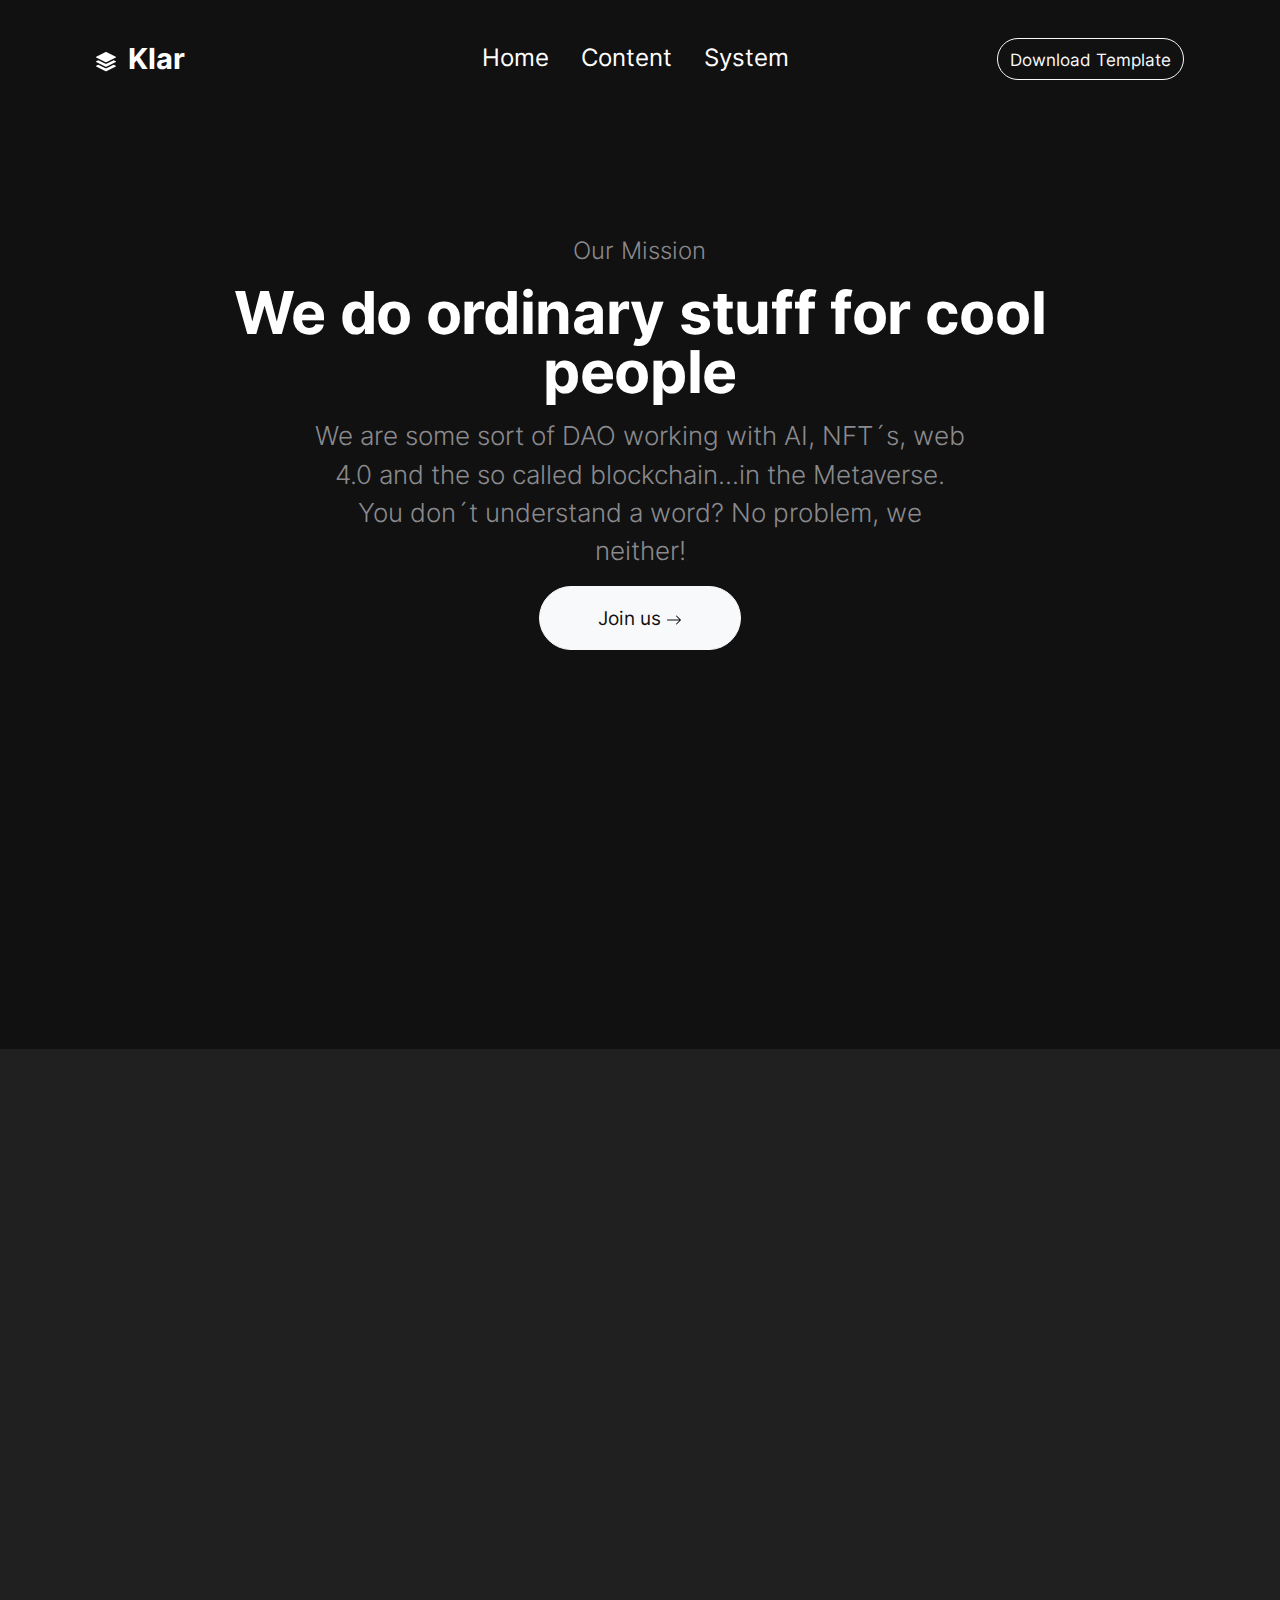
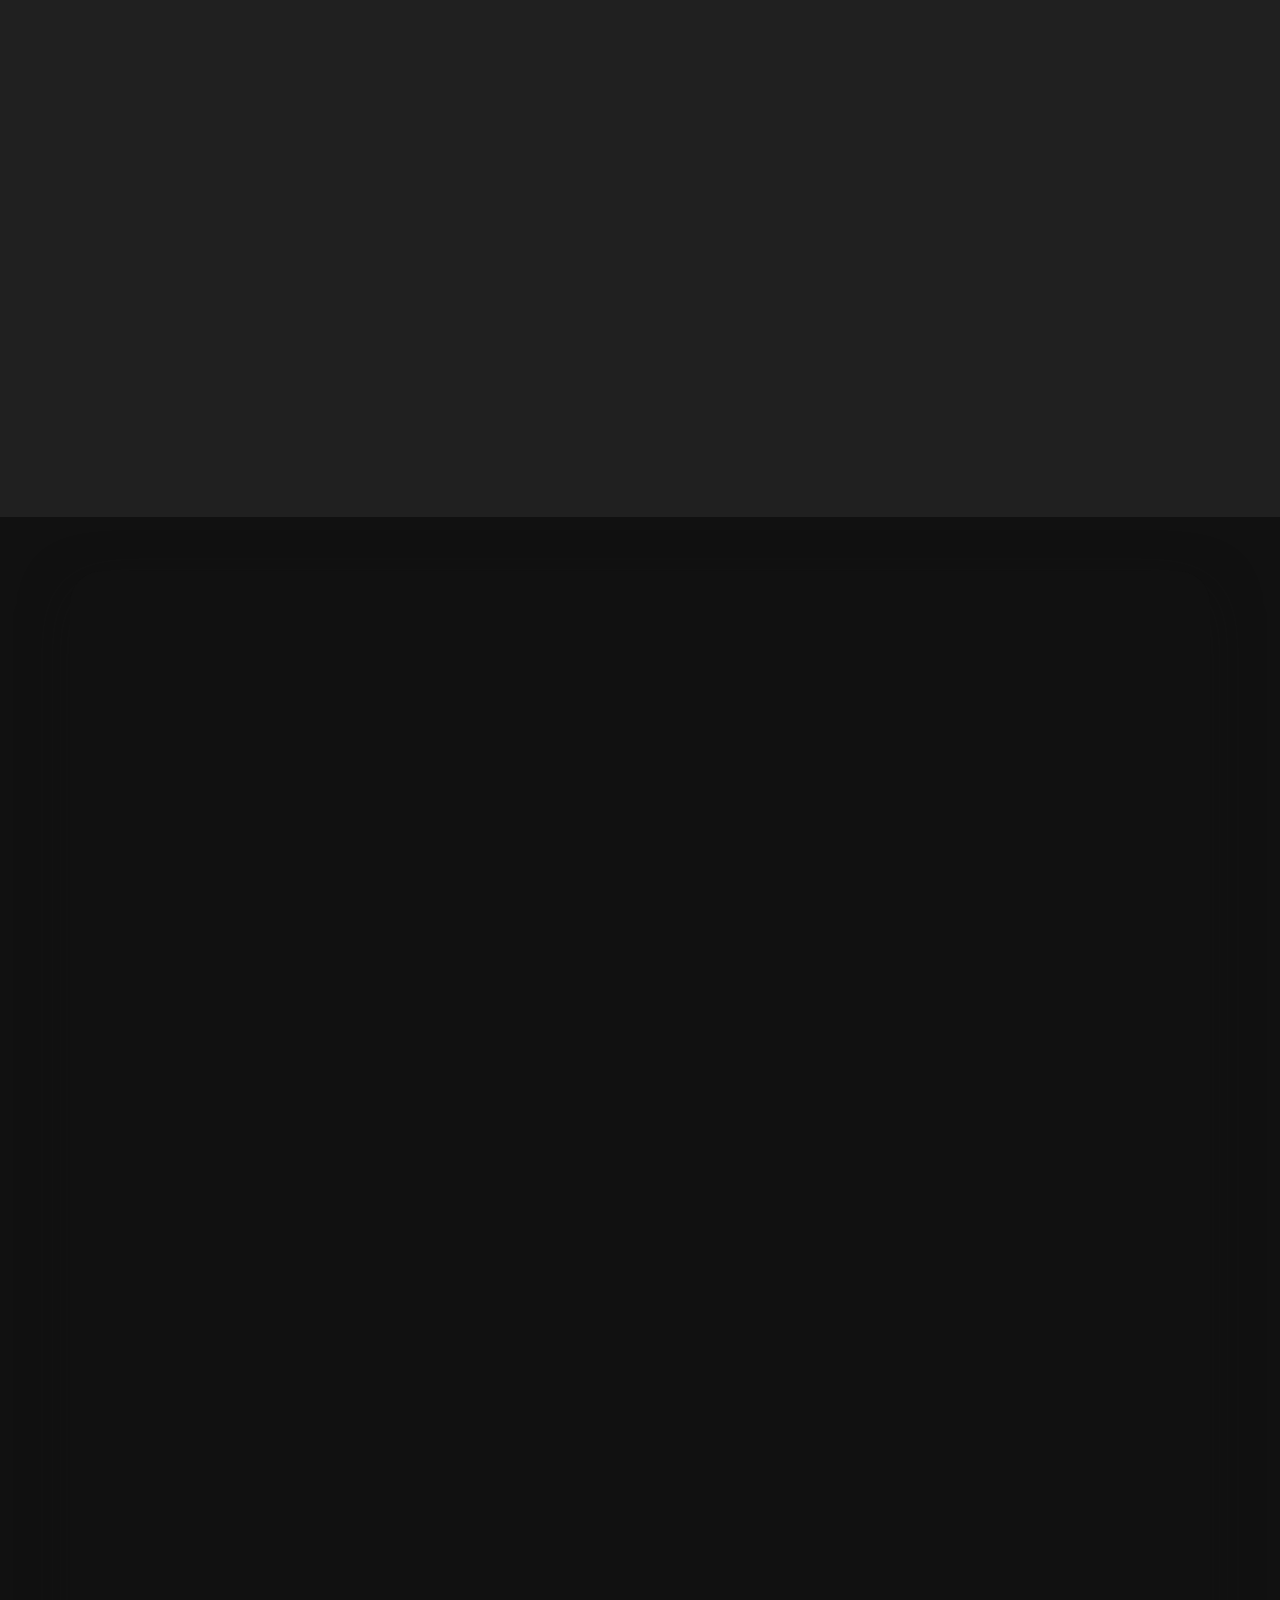
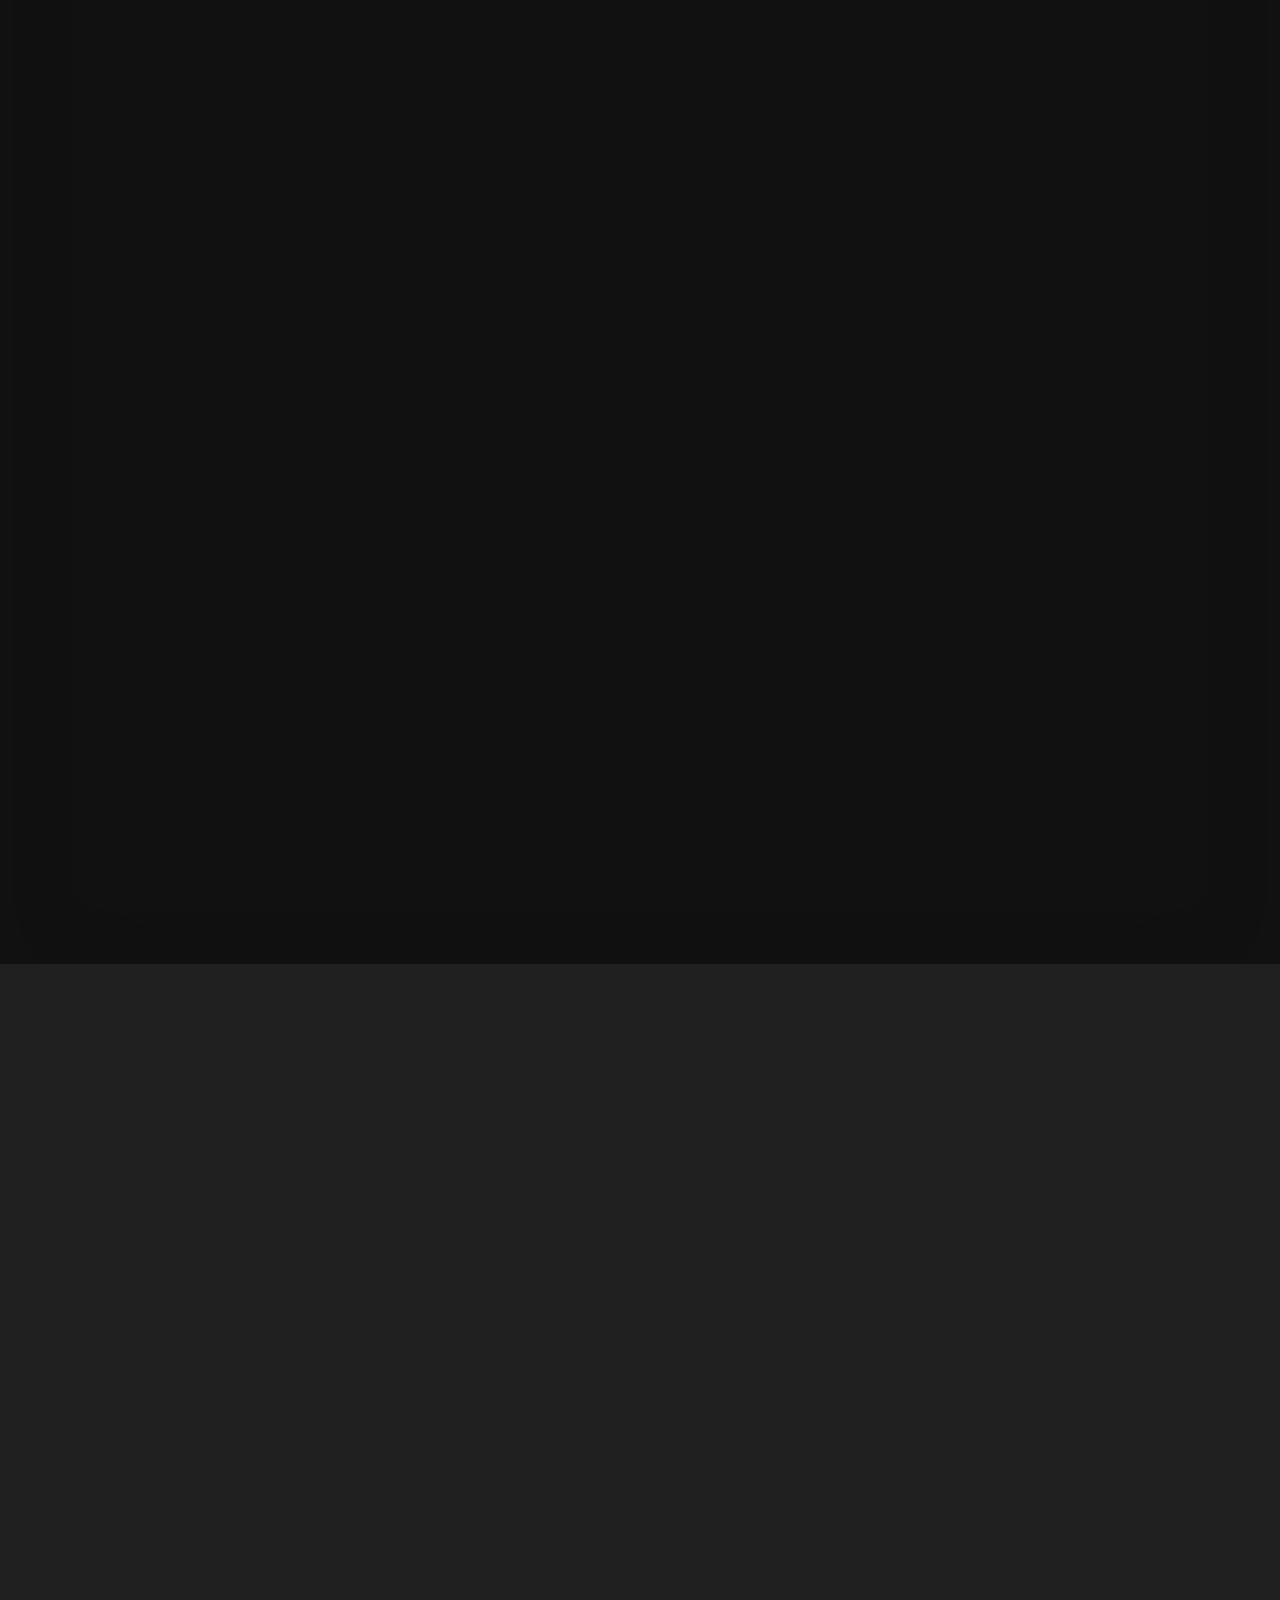
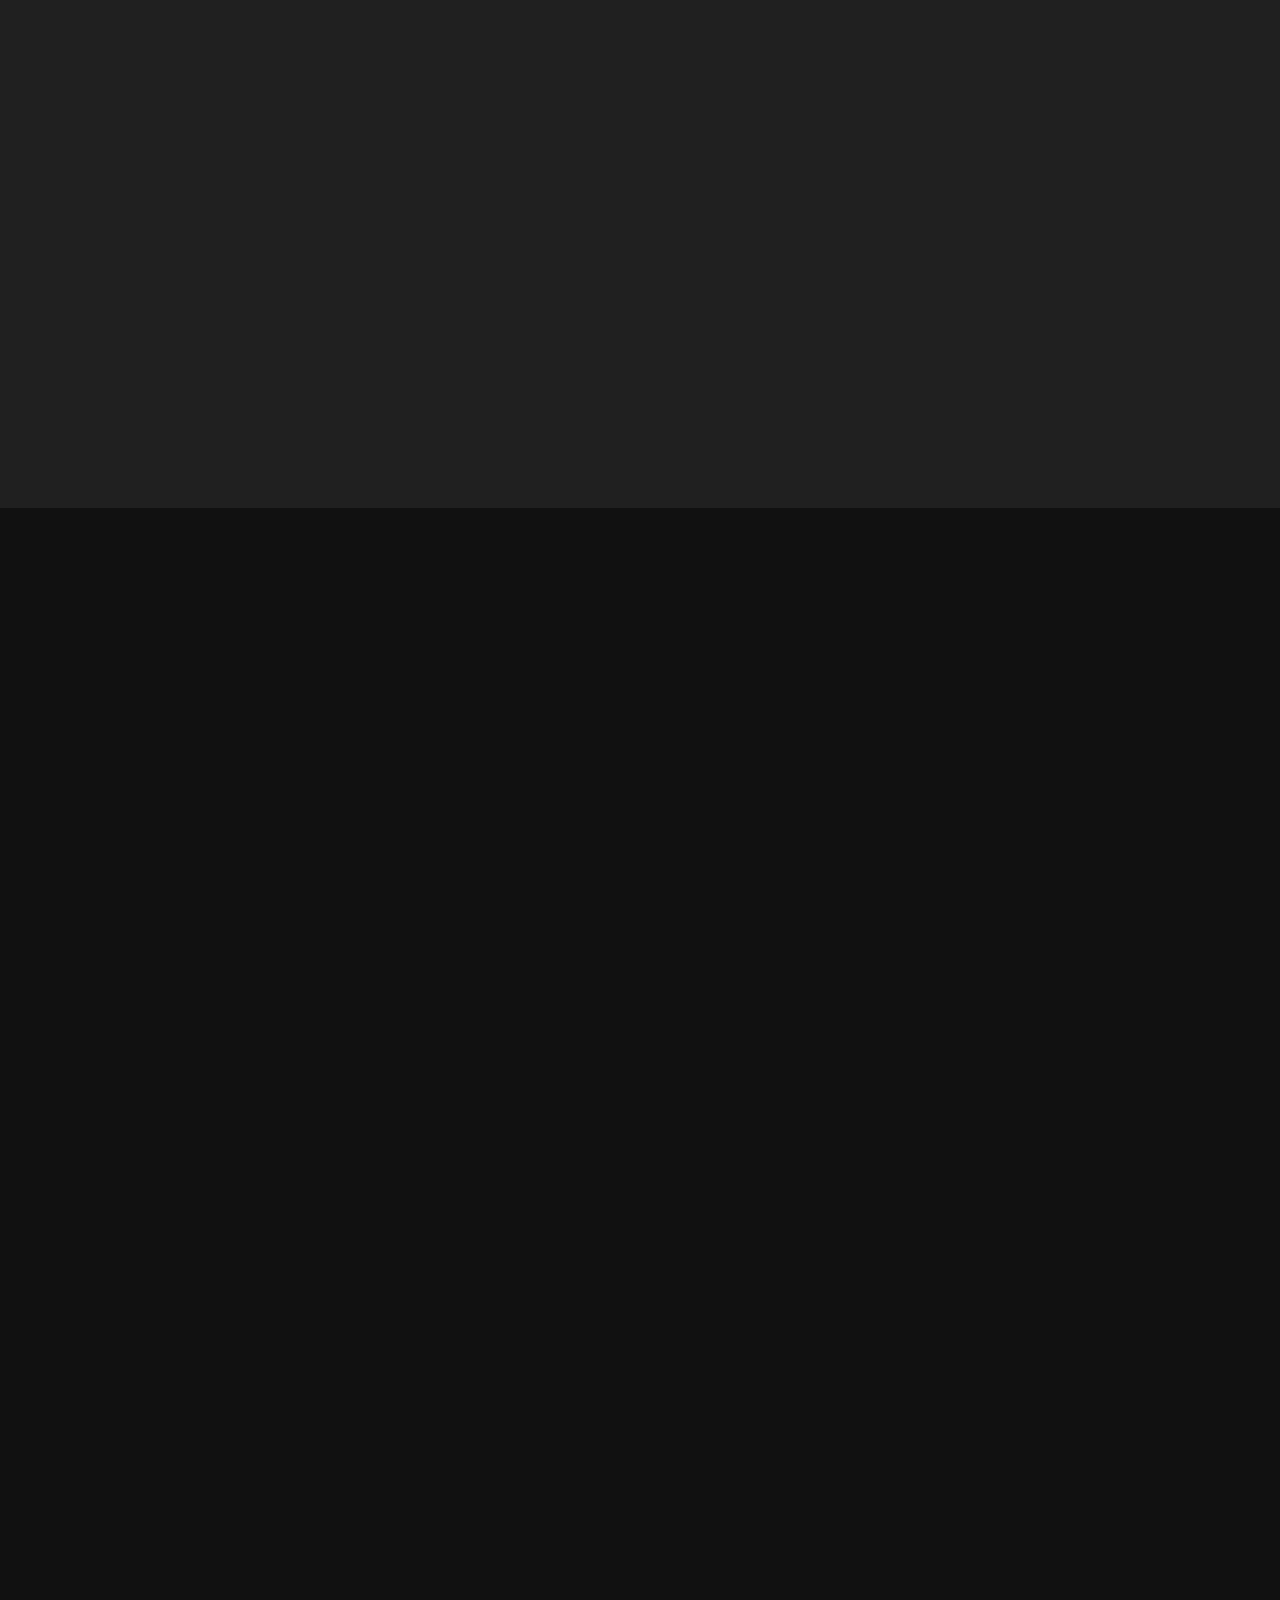
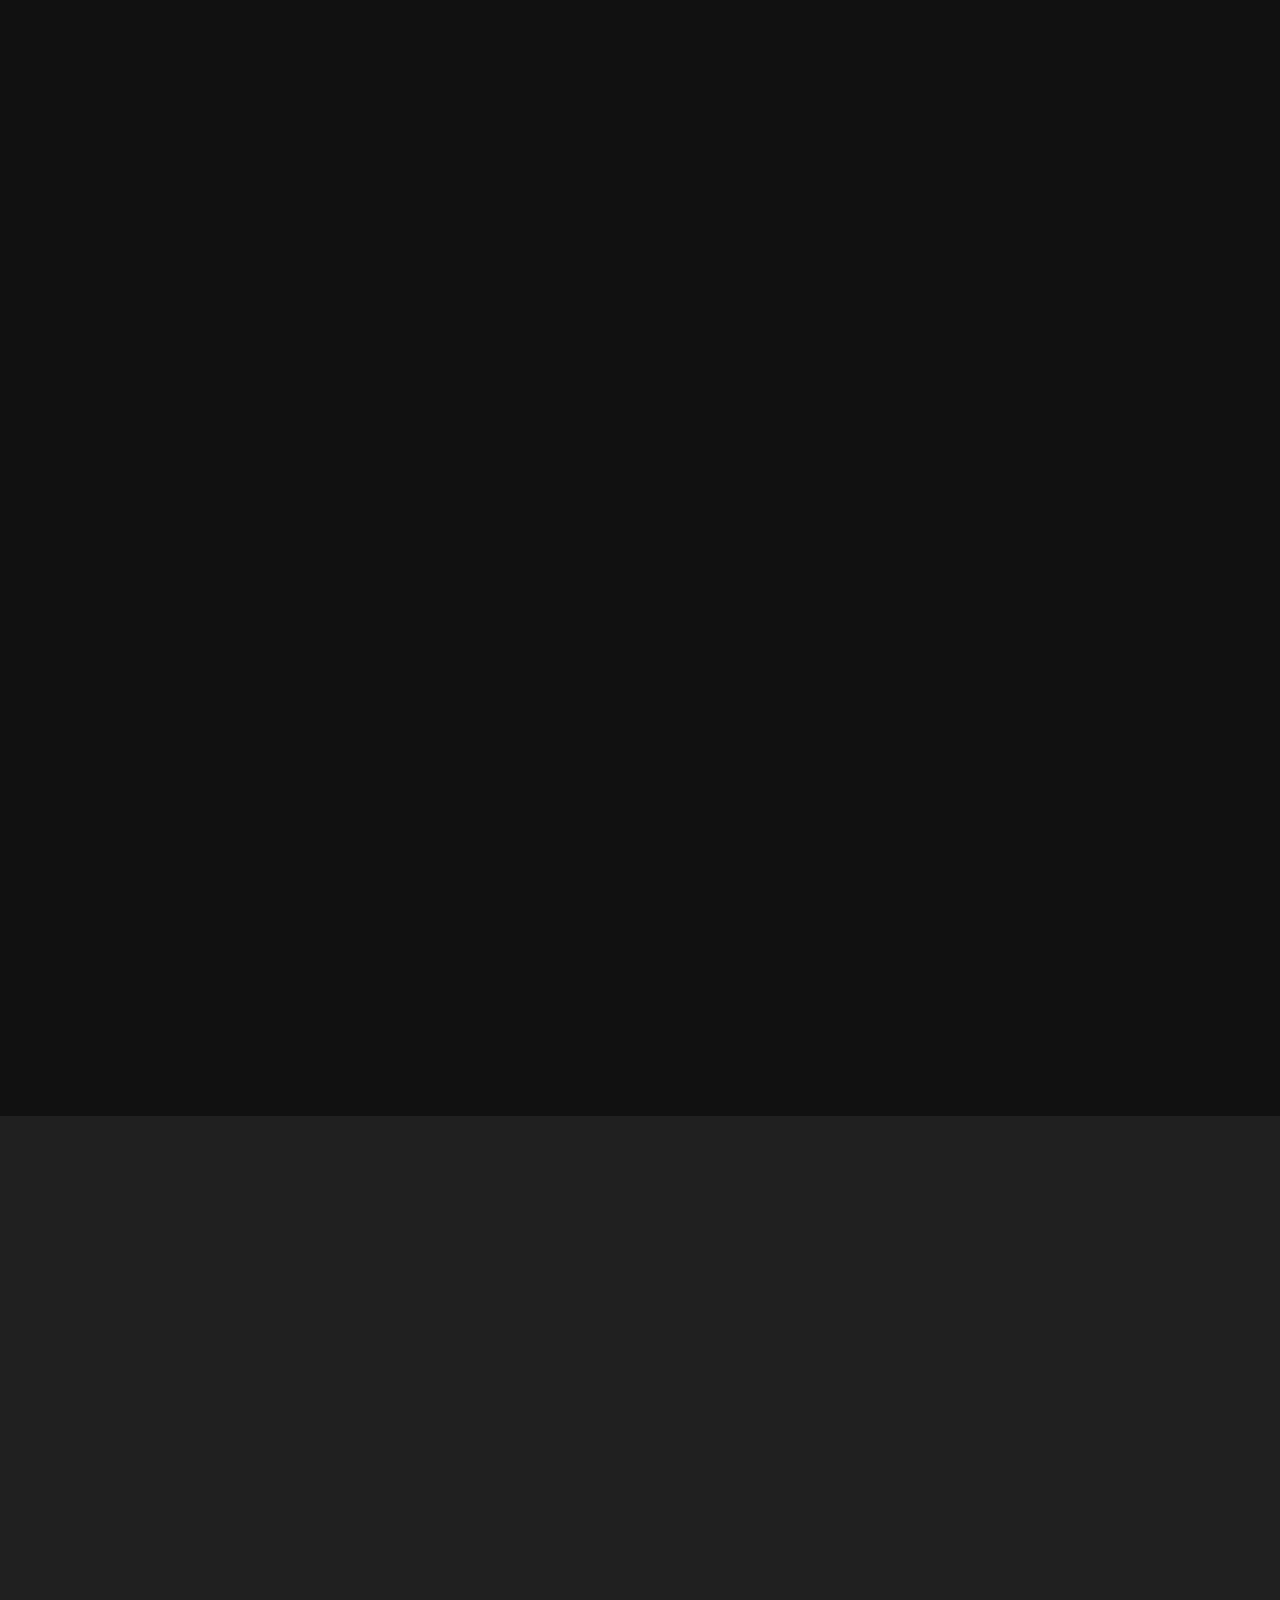
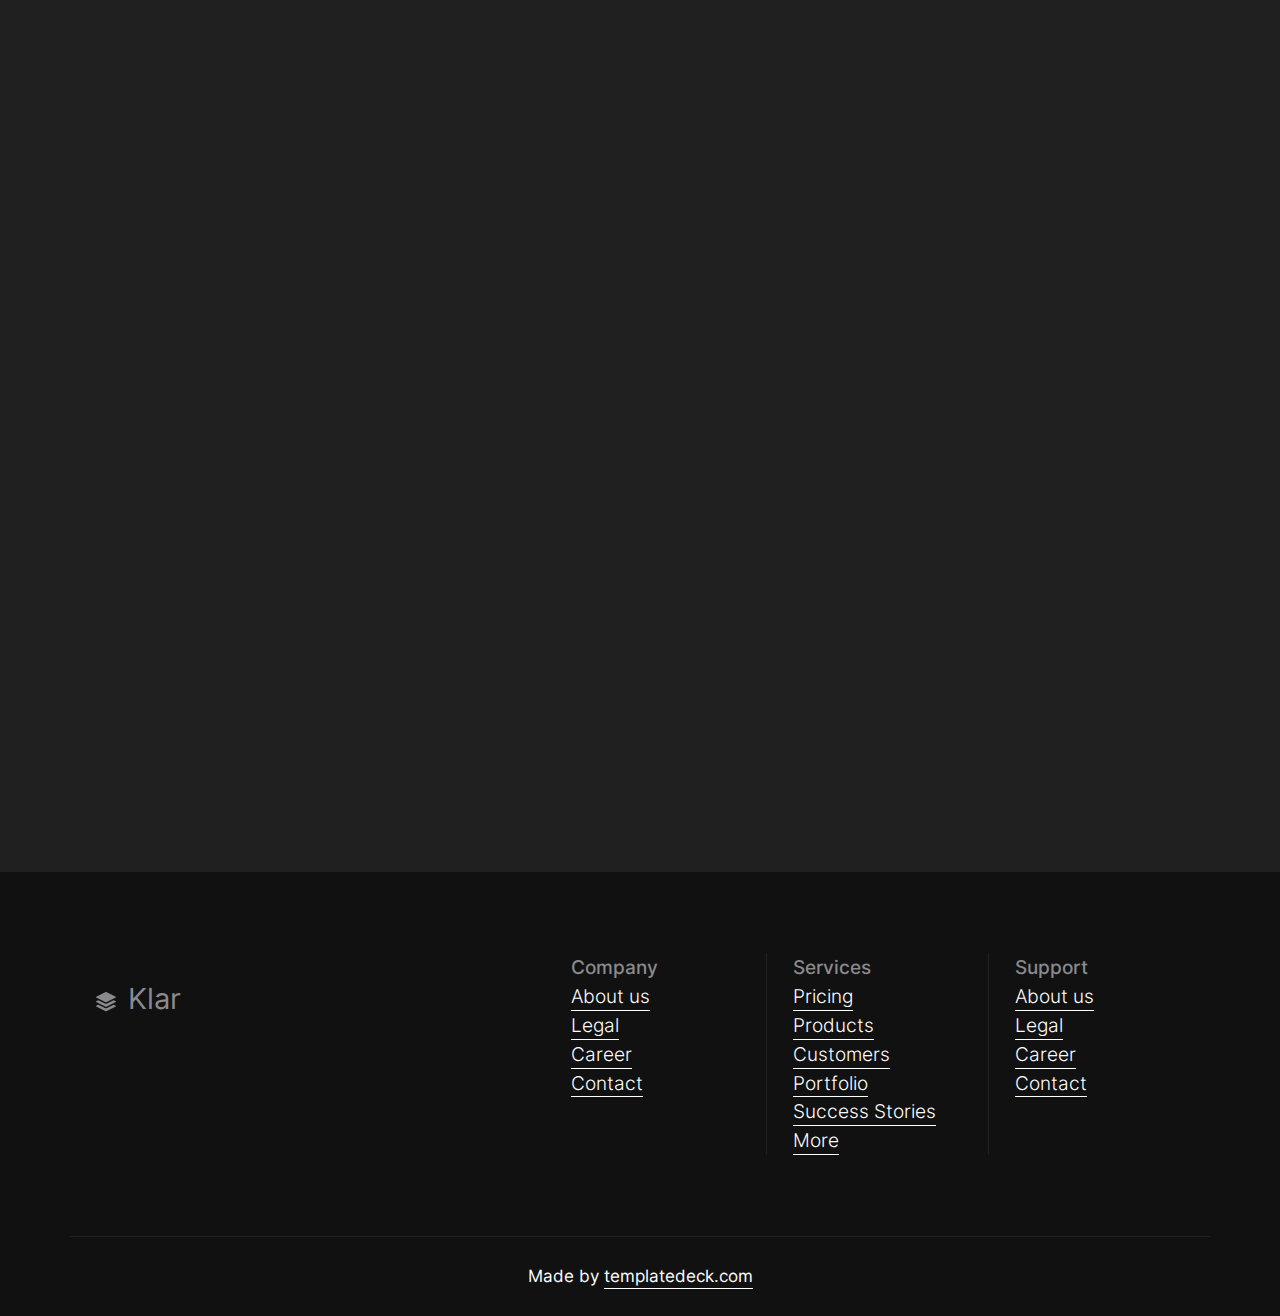
<file: index.html>
<!doctype html>
<html class="h-100" lang="en">

  <head>
      <meta charset="utf-8">
  <meta name="viewport" content="width=device-width,initial-scale=1,shrink-to-fit=no">
  <meta name="description" content="A well made and handcrafted Bootstrap 5 template">
  <link rel="apple-touch-icon" sizes="180x180" href="img/apple-touch-icon.png">
  <link rel="icon" type="image/png" sizes="32x32" href="img/favicon-32x32.png">
  <link rel="icon" type="image/png" sizes="16x16" href="img/favicon-16x16.png">
  <link rel="icon" type="image/png" sizes="96x96" href="img/favicon.png">
  <meta name="author" content="Holger Koenemann">
  <meta name="generator" content="Eleventy v2.0.1">
  <meta name="HandheldFriendly" content="true">
  <title>Klar HTML Template - Frontpage one</title>
  <link rel="stylesheet" href="css/theme.min.css">

   <style>

/* inter-300 - latin */
@font-face {
  font-family: 'Inter';
  font-style: normal;
  font-weight: 300;
  font-display: swap;
  src: local(''),
       url('fonts/inter-v12-latin-300.woff2') format('woff2'), /* Chrome 26+, Opera 23+, Firefox 39+ */
       url('fonts/inter-v12-latin-300.woff') format('woff'); /* Chrome 6+, Firefox 3.6+, IE 9+, Safari 5.1+ */
}

/* inter-400 - latin */
@font-face {
  font-family: 'Inter';
  font-style: normal;
  font-weight: 400;
  font-display: swap;
  src: local(''),
       url('fonts/inter-v12-latin-regular.woff2') format('woff2'), /* Chrome 26+, Opera 23+, Firefox 39+ */
       url('fonts/inter-v12-latin-regular.woff') format('woff'); /* Chrome 6+, Firefox 3.6+, IE 9+, Safari 5.1+ */
}

@font-face {
  font-family: 'Inter';
  font-style: normal;
  font-weight: 500;
  font-display: swap;
  src: local(''),
       url('fonts/inter-v12-latin-500.woff2') format('woff2'), /* Chrome 26+, Opera 23+, Firefox 39+ */
       url('fonts/inter-v12-latin-500.woff') format('woff'); /* Chrome 6+, Firefox 3.6+, IE 9+, Safari 5.1+ */
}
@font-face {
  font-family: 'Inter';
  font-style: normal;
  font-weight: 700;
  font-display: swap;
  src: local(''),
       url('fonts/inter-v12-latin-700.woff2') format('woff2'), /* Chrome 26+, Opera 23+, Firefox 39+ */
       url('fonts/inter-v12-latin-700.woff') format('woff'); /* Chrome 6+, Firefox 3.6+, IE 9+, Safari 5.1+ */
}

</style>


  </head>

  <body class="bg-black text-white mt-0" data-bs-spy="scroll" data-bs-target="#navScroll">

    <nav id="navScroll" class="navbar navbar-dark bg-black fixed-top px-vw-5" tabindex="0">
  <div class="container">
    <a class="navbar-brand pe-md-4 fs-4 col-12 col-md-auto text-center" href="index.html">
  <svg xmlns="http://www.w3.org/2000/svg" width="20" height="20" fill="currentColor" class="bi bi-stack" viewBox="0 0 16 16">
    <path d="m14.12 10.163 1.715.858c.22.11.22.424 0 .534L8.267 15.34a.598.598 0 0 1-.534 0L.165 11.555a.299.299 0 0 1 0-.534l1.716-.858 5.317 2.659c.505.252 1.1.252 1.604 0l5.317-2.66zM7.733.063a.598.598 0 0 1 .534 0l7.568 3.784a.3.3 0 0 1 0 .535L8.267 8.165a.598.598 0 0 1-.534 0L.165 4.382a.299.299 0 0 1 0-.535L7.733.063z"/>
    <path d="m14.12 6.576 1.715.858c.22.11.22.424 0 .534l-7.568 3.784a.598.598 0 0 1-.534 0L.165 7.968a.299.299 0 0 1 0-.534l1.716-.858 5.317 2.659c.505.252 1.1.252 1.604 0l5.317-2.659z"/>
  </svg>
  <span class="ms-md-1 mt-1 fw-bolder me-md-5">Klar</span>
</a>

      <ul class="navbar-nav mx-auto mb-2 mb-lg-0 list-group list-group-horizontal">
      <li class="nav-item">
  <a class="nav-link fs-5" href="index.html" aria-label="Homepage">
    Home
  </a>
</li>
<li class="nav-item">
  <a class="nav-link fs-5" href="content.html" aria-label="A sample content page">
    Content
  </a>
</li>
<li class="nav-item">
  <a class="nav-link fs-5" href="system.html" aria-label="A system message page">
    System
  </a>
</li>

    </ul>
      <a href="https://templatedeck.com/klar-html-template.html" aria-label="Download this template" class="btn btn-outline-light">
        <small>Download Template</small>
      </a>
</div>
</nav>

    <main>
      <div class="w-100 overflow-hidden position-relative bg-black text-white" data-aos="fade">
  <div class="position-absolute w-100 h-100 bg-black opacity-75 top-0 start-0"></div>
  <div class="container py-vh-4 position-relative mt-5 px-vw-5 text-center">
  <div class="row d-flex align-items-center justify-content-center py-vh-5">
    <div class="col-12 col-xl-10">
      <span class="h5 text-secondary fw-lighter">Our Mission</span>
      <h1 class="display-huge mt-3 mb-3 lh-1">We do ordinary stuff for cool people</h1>
    </div>
    <div class="col-12 col-xl-8">
      <p class="lead text-secondary">We are some sort of DAO working with AI, NFT´s, web 4.0 and the so called blockchain...in the Metaverse. You don´t understand a word? No problem, we neither!</p>
    </div>
    <div class="col-12 text-center">
      <a href="#" class="btn btn-xl btn-light">Join us
        <svg xmlns="http://www.w3.org/2000/svg" width="16" height="16" fill="currentColor" class="bi bi-arrow-right" viewBox="0 0 16 16">
  <path fill-rule="evenodd" d="M1 8a.5.5 0 0 1 .5-.5h11.793l-3.147-3.146a.5.5 0 0 1 .708-.708l4 4a.5.5 0 0 1 0 .708l-4 4a.5.5 0 0 1-.708-.708L13.293 8.5H1.5A.5.5 0 0 1 1 8z"/>
</svg>
</a>
    </div>
  </div>
</div>

</div>

<div class="w-100 position-relative bg-black text-white bg-cover d-flex align-items-center">
  <div class="container-fluid px-vw-5">
    <div class="position-absolute w-100 h-50 bg-dark bottom-0 start-0"></div>
    <div class="row d-flex align-items-center position-relative justify-content-center px-0 g-5">
      <div class="col-12 col-lg-6">
        <img src="img/webp/abstract18.webp" width="2280" height="1732" alt="abstract image" class="img-fluid position-relative rounded-5 shadow" data-aos="fade-up">
      </div>
      <div class="col-12 col-md-6 col-lg-3">
        <img src="img/webp/abstract6.webp" width="1116" height="1578" alt="abstract image" class="img-fluid position-relative rounded-5 shadow" data-aos="fade-up" data-aos-duration="2000">
      </div>
      <div class="col-12 col-md-6 col-lg-3">
        <img src="img/webp/abstract9.webp" width="1116" height="848" alt="abstract image" class="img-fluid position-relative rounded-5 shadow" data-aos="fade-up" data-aos-duration="3000">
      </div>
    </div>
  </div>
</div>
<div class="bg-dark">
  <div class="container px-vw-5 py-vh-5">
    <div class="row d-flex align-items-center">
      <div class="col-12 col-lg-7 text-lg-end" data-aos="fade-right">
        <span class="h5 text-secondary fw-lighter">What we do</span>
        <h2 class="display-4">Lorem ipsum dolor sit amet, consetetur sadipscing elitr, sed diam nonumy eirmod tempor invidunt ut labore et dolore magna aliquyam erat, sed diam voluptua.</h2>
      </div>
      <div class="col-12 col-lg-5" data-aos="fade-left">
        <h3 class="pt-5">Product Design & Strategy</h3>
        <p class="text-secondary">Lorem ipsum dolor sit amet, consetetur sadipscing elitr, sed diam nonumy eirmod tempor invidunt ut labore et dolore magna aliquyam erat, sed diam voluptua.<br>
          <a href="#" class="link-fancy link-fancy-light me-2">Tell me more</a>
          <svg xmlns="http://www.w3.org/2000/svg" width="24" height="24" fill="currentColor" class="bi bi-arrow-right-circle" viewBox="0 0 16 16">
  <path fill-rule="evenodd" d="M1 8a7 7 0 1 0 14 0A7 7 0 0 0 1 8zm15 0A8 8 0 1 1 0 8a8 8 0 0 1 16 0zM4.5 7.5a.5.5 0 0 0 0 1h5.793l-2.147 2.146a.5.5 0 0 0 .708.708l3-3a.5.5 0 0 0 0-.708l-3-3a.5.5 0 1 0-.708.708L10.293 7.5H4.5z"/>
</svg>
</p>
        <h3 class="border-top border-secondary pt-5 mt-5">Development & Engineering</h3>
        <p class="text-secondary">Lorem ipsum dolor sit amet, consetetur sadipscing elitr, sed diam nonumy eirmod tempor invidunt ut labore et dolore magna aliquyam erat, sed diam voluptua.<br>
          <a href="#" class="link-fancy link-fancy-light me-2">Tell me more</a>
          <svg xmlns="http://www.w3.org/2000/svg" width="24" height="24" fill="currentColor" class="bi bi-arrow-right-circle" viewBox="0 0 16 16">
  <path fill-rule="evenodd" d="M1 8a7 7 0 1 0 14 0A7 7 0 0 0 1 8zm15 0A8 8 0 1 1 0 8a8 8 0 0 1 16 0zM4.5 7.5a.5.5 0 0 0 0 1h5.793l-2.147 2.146a.5.5 0 0 0 .708.708l3-3a.5.5 0 0 0 0-.708l-3-3a.5.5 0 1 0-.708.708L10.293 7.5H4.5z"/>
</svg>
</p>
      </div>
    </div>
  </div>
</div>

<div class="bg-black py-vh-3">
  <div class="container bg-black px-vw-5 py-vh-3 rounded-5 shadow">

  <div class="row gx-5">
    <div class="col-12 col-md-6">
      <div class="card bg-transparent mb-5" data-aos="zoom-in-up">
        <div class="bg-dark shadow rounded-5 p-0">
          <img src="img/webp/abstract3.webp" width="582" height="327" alt="abstract image" class="img-fluid rounded-5 no-bottom-radius" loading="lazy">
          <div class="p-5">
            <h2 class="fw-lighter">Ipsum dolor est</h2>
            <p class="pb-4 text-secondary">Lorem ipsum dolor sit amet, consetetur sadipscing elitr, sed diam nonumy eirmod tempor invidunt ut labore et dolore magna aliquyam erat.</p>
            <a href="#" class="link-fancy link-fancy-light">Read more</a>
          </div>
        </div>
      </div>

      <div class="card bg-transparent" data-aos="zoom-in-up">
        <div class="bg-dark shadow rounded-5 p-0">
          <img src="img/webp/abstract2.webp" width="582" height="442" alt="abstract image" class="img-fluid rounded-5 no-bottom-radius" loading="lazy">
          <div class="p-5">
            <h2 class="fw-lighter">Ipsum dolor est</h2>
            <p class="pb-4 text-secondary">Lorem ipsum dolor sit amet, consetetur sadipscing elitr, sed diam nonumy eirmod tempor invidunt ut labore et dolore magna aliquyam erat.</p>
            <a href="#" class="link-fancy link-fancy-light">Read more</a>
          </div>
        </div>
      </div>
    </div>
    <div class="col-12 col-md-6">
      <div class="p-5 pt-0 mt-5" data-aos="fade">
        <span class="h5 text-secondary fw-lighter">What we don´t know</span>
        <h2 class="display-4">There is a lot we don´t know. Here is a small sneak peek</h2>
      </div>
      <div class="card bg-transparent mb-5 mt-5" data-aos="zoom-in-up">
        <div class="bg-dark shadow rounded-5 p-0">
          <img src="img/webp/abstract17.webp" width="582" height="390" alt="abstract image" class="img-fluid rounded-5 no-bottom-radius" loading="lazy">
          <div class="p-5">
            <h2 class="fw-lighter">Ipsum dolor est</h2>
            <p class="pb-4 text-secondary">Lorem ipsum dolor sit amet, consetetur sadipscing elitr, sed diam nonumy eirmod tempor invidunt ut labore et dolore magna aliquyam erat.</p>
            <a href="#" class="link-fancy link-fancy-light">Read more</a>
          </div>
        </div>
      </div>

      <div class="card bg-transparent" data-aos="zoom-in-up">
        <div class="bg-dark shadow rounded-5 p-0">
          <img src="img/webp/abstract4.webp" width="582" height="327" alt="abstract image" class="img-fluid rounded-5 no-bottom-radius" loading="lazy">
          <div class="p-5">
            <h2 class="fw-lighter">Ipsum dolor est</h2>
            <p class="pb-4 text-secondary">Lorem ipsum dolor sit amet, consetetur sadipscing elitr, sed diam nonumy eirmod tempor invidunt ut labore et dolore magna aliquyam erat.</p>
            <a href="#" class="link-fancy link-fancy-light">Read more</a>
          </div>
        </div>
      </div>
    </div>
  </div>

</div>

</div>
<div class="bg-dark position-relative">
  <div class="container px-vw-5 py-vh-5">
    <div class="row d-flex align-items-center">

      <div class="col-12 col-lg-7">
        <img class="img-fluid rounded-5 mb-n5 shadow" src="img/webp/person9.webp" width="512" height="512" alt="a nice person" loading="lazy" data-aos="zoom-in-right">
        <img class="img-fluid rounded-5 ms-5 mb-n5 shadow" src="img/webp/person11.webp" width="512" height="512" alt="another nice person" loading="lazy" data-aos="zoom-in-up">
      </div>
      <div class="col-12 col-lg-5 bg-dark rounded-5 py-5" data-aos="fade">
        <span class="h5 text-secondary fw-lighter">Do you like faces?</span>
        <h2 class="display-4">We constantly adding new images to our website. Does it make sense? No!</h2>
      </div>
    </div>
  </div>
</div>

<div class="bg-black">
<div class="container px-vw-5 py-vh-5">
  <div class="row d-flex align-items-center">
    <div class="col-12 col-lg-5 text-center text-lg-end" data-aos="zoom-in-right">
      <span class="h5 text-secondary fw-lighter">What we charge</span>
      <h2 class="display-4">You get all our knowledge for one simple price</h2>
    </div>
    <div class="col-12 col-lg-7 bg-dark rounded-5 py-vh-3 text-center my-5" data-aos="zoom-in-up">
      <h2 class="display-huge mb-5">
        <span class="fs-4 me-2 fw-light">$</span><span class="border-bottom border-5">499</span><span class="fs-6 fw-light">/day</span></h2>
      <p class="lead text-secondary">Lorem ipsum dolor sit amet, consectetur adipisicing elit, sed do eiusmod tempor incididunt ut labore et dolore magna aliqua. Ut enim ad minim veniam, quis nostrud exercitation ullamco laboris nisi ut aliquip ex ea commodo consequat.</p>
      <a href="#" class="btn btn-xl btn-light">Sign up
        <svg xmlns="http://www.w3.org/2000/svg" width="16" height="16" fill="currentColor" class="bi bi-arrow-right" viewBox="0 0 16 16">
  <path fill-rule="evenodd" d="M1 8a.5.5 0 0 1 .5-.5h11.793l-3.147-3.146a.5.5 0 0 1 .708-.708l4 4a.5.5 0 0 1 0 .708l-4 4a.5.5 0 0 1-.708-.708L13.293 8.5H1.5A.5.5 0 0 1 1 8z"/>
</svg>
</a>
    </div>
  </div>
</div>

</div>
<div class="container-fluid px-vw-5 position-relative" data-aos="fade">
<div class="position-absolute w-100 h-50 bg-black top-0 start-0"></div>
<div class="position-relative py-vh-5 bg-cover bg-center rounded-5" style="background-image: url(img/webp/abstract12.webp)">
  <div class="container bg-black px-vw-5 py-vh-3 rounded-5 shadow">
  <div class="row d-flex align-items-center">

  <div class="col-6 d-flex align-items-center bg-dark shadow rounded-5 p-0" data-aos="zoom-in-up">
    <div class="row d-flex justify-content-center">
      <div class="col-12">
    <img src="img/webp/person103.webp" width="684" height="457" alt="our CEO with some nice numbers" class="img-fluid rounded-5" loading="lazy">
  </div>
  <div class="col-12 col-lg-10 col-xl-8 text-center my-5">
    <p class="lead border-bottom pb-4 border-secondary">"Lorem ipsum dolor sit amet, consetetur sadipscing elitr, sed diam nonumy eirmod tempor invidunt ut labore et dolore magna aliquyam erat, sed diam voluptua. At vero eos et accusam et justo duo dolores et ea rebum. Stet clita kasd gubergren, no sea takimata sanctus est Lorem ipsum dolor sit amet."</p>
    <p class="text-secondary text-center">Jane Doe, CEO</p>
</div>
</div>
</div>
  <div class="col-5 offset-1">
    <span class="h5 text-secondary fw-lighter">The numbers</span>
    <h2 class="display-huge fw-bolder" data-aos="zoom-in-left">+400</h2>
<p class="h4 fw-lighter text-secondary">
    Lorem ipsum dolor sit amet, consetetur sadipscing elitr.
</p>

<h2 class="display-huge fw-bolder border-top border-secondary pt-5 mt-5" data-aos="zoom-in-left">78.981</h2>
<p class="h4 fw-lighter text-secondary">
Lorem ipsum dolor sit amet, consetetur sadipscing elitr.
</p>
<h2 class="display-huge fw-bolder border-top border-secondary pt-5 mt-5" data-aos="zoom-in-left">98%</h2>
<p class="h4 fw-lighter text-secondary">
Lorem ipsum dolor sit amet, consetetur sadipscing elitr.
</p>
</div>
  </div>
</div>

</div>
</div>
<div class="bg-dark py-vh-5">
<div class="container px-vw-5">
  <div class="row d-flex gx-5 align-items-center">
    <div class="col-12 col-lg-6">
      <div class="rounded-5 bg-black p-5 shadow" data-aos="zoom-in-right">
        <div class="fs-1">
          <svg xmlns="http://www.w3.org/2000/svg" width="16" height="16" fill="currentColor" class="bi bi-star-fill" viewBox="0 0 16 16">
  <path d="M3.612 15.443c-.386.198-.824-.149-.746-.592l.83-4.73L.173 6.765c-.329-.314-.158-.888.283-.95l4.898-.696L7.538.792c.197-.39.73-.39.927 0l2.184 4.327 4.898.696c.441.062.612.636.282.95l-3.522 3.356.83 4.73c.078.443-.36.79-.746.592L8 13.187l-4.389 2.256z"/>
</svg>


          <svg xmlns="http://www.w3.org/2000/svg" width="16" height="16" fill="currentColor" class="bi bi-star-fill" viewBox="0 0 16 16">
  <path d="M3.612 15.443c-.386.198-.824-.149-.746-.592l.83-4.73L.173 6.765c-.329-.314-.158-.888.283-.95l4.898-.696L7.538.792c.197-.39.73-.39.927 0l2.184 4.327 4.898.696c.441.062.612.636.282.95l-3.522 3.356.83 4.73c.078.443-.36.79-.746.592L8 13.187l-4.389 2.256z"/>
</svg>


          <svg xmlns="http://www.w3.org/2000/svg" width="16" height="16" fill="currentColor" class="bi bi-star-fill" viewBox="0 0 16 16">
  <path d="M3.612 15.443c-.386.198-.824-.149-.746-.592l.83-4.73L.173 6.765c-.329-.314-.158-.888.283-.95l4.898-.696L7.538.792c.197-.39.73-.39.927 0l2.184 4.327 4.898.696c.441.062.612.636.282.95l-3.522 3.356.83 4.73c.078.443-.36.79-.746.592L8 13.187l-4.389 2.256z"/>
</svg>


          <svg xmlns="http://www.w3.org/2000/svg" width="16" height="16" fill="currentColor" class="bi bi-star-fill" viewBox="0 0 16 16">
  <path d="M3.612 15.443c-.386.198-.824-.149-.746-.592l.83-4.73L.173 6.765c-.329-.314-.158-.888.283-.95l4.898-.696L7.538.792c.197-.39.73-.39.927 0l2.184 4.327 4.898.696c.441.062.612.636.282.95l-3.522 3.356.83 4.73c.078.443-.36.79-.746.592L8 13.187l-4.389 2.256z"/>
</svg>


          <svg xmlns="http://www.w3.org/2000/svg" width="16" height="16" fill="currentColor" class="bi bi-star-fill" viewBox="0 0 16 16">
  <path d="M3.612 15.443c-.386.198-.824-.149-.746-.592l.83-4.73L.173 6.765c-.329-.314-.158-.888.283-.95l4.898-.696L7.538.792c.197-.39.73-.39.927 0l2.184 4.327 4.898.696c.441.062.612.636.282.95l-3.522 3.356.83 4.73c.078.443-.36.79-.746.592L8 13.187l-4.389 2.256z"/>
</svg>


        </div>
        <p class="text-secondary lead">"Lorem ipsum dolor sit amet, consectetur tempor incididunt ut labore et dolore magna aliqua ullamco laboris nisi ut aliquip ex ea commodo consequat."</p>
        <div class="d-flex justify-content-start align-items-center border-top border-secondary pt-3">
          <img src="img/webp/person14.webp" width="96" height="96" class="rounded-circle me-3" alt="a nice person" data-aos="fade" loading="lazy">
          <div>
            <span class="h6 fw-5">Jane Doemunsky</span><br>
            <small class="text-secondary">COO, The Boo Corp.</small>
          </div>
        </div>
      </div>
      <div class="rounded-5 bg-black p-5 shadow mt-5" data-aos="zoom-in-right">
        <div class="fs-1">
          <svg xmlns="http://www.w3.org/2000/svg" width="16" height="16" fill="currentColor" class="bi bi-star-fill" viewBox="0 0 16 16">
  <path d="M3.612 15.443c-.386.198-.824-.149-.746-.592l.83-4.73L.173 6.765c-.329-.314-.158-.888.283-.95l4.898-.696L7.538.792c.197-.39.73-.39.927 0l2.184 4.327 4.898.696c.441.062.612.636.282.95l-3.522 3.356.83 4.73c.078.443-.36.79-.746.592L8 13.187l-4.389 2.256z"/>
</svg>


          <svg xmlns="http://www.w3.org/2000/svg" width="16" height="16" fill="currentColor" class="bi bi-star-fill" viewBox="0 0 16 16">
  <path d="M3.612 15.443c-.386.198-.824-.149-.746-.592l.83-4.73L.173 6.765c-.329-.314-.158-.888.283-.95l4.898-.696L7.538.792c.197-.39.73-.39.927 0l2.184 4.327 4.898.696c.441.062.612.636.282.95l-3.522 3.356.83 4.73c.078.443-.36.79-.746.592L8 13.187l-4.389 2.256z"/>
</svg>


          <svg xmlns="http://www.w3.org/2000/svg" width="16" height="16" fill="currentColor" class="bi bi-star-fill" viewBox="0 0 16 16">
  <path d="M3.612 15.443c-.386.198-.824-.149-.746-.592l.83-4.73L.173 6.765c-.329-.314-.158-.888.283-.95l4.898-.696L7.538.792c.197-.39.73-.39.927 0l2.184 4.327 4.898.696c.441.062.612.636.282.95l-3.522 3.356.83 4.73c.078.443-.36.79-.746.592L8 13.187l-4.389 2.256z"/>
</svg>


          <svg xmlns="http://www.w3.org/2000/svg" width="16" height="16" fill="currentColor" class="bi bi-star-fill" viewBox="0 0 16 16">
  <path d="M3.612 15.443c-.386.198-.824-.149-.746-.592l.83-4.73L.173 6.765c-.329-.314-.158-.888.283-.95l4.898-.696L7.538.792c.197-.39.73-.39.927 0l2.184 4.327 4.898.696c.441.062.612.636.282.95l-3.522 3.356.83 4.73c.078.443-.36.79-.746.592L8 13.187l-4.389 2.256z"/>
</svg>


          <svg xmlns="http://www.w3.org/2000/svg" width="16" height="16" fill="currentColor" class="bi bi-star-half" viewBox="0 0 16 16">
  <path d="M5.354 5.119 7.538.792A.516.516 0 0 1 8 .5c.183 0 .366.097.465.292l2.184 4.327 4.898.696A.537.537 0 0 1 16 6.32a.548.548 0 0 1-.17.445l-3.523 3.356.83 4.73c.078.443-.36.79-.746.592L8 13.187l-4.389 2.256a.52.52 0 0 1-.146.05c-.342.06-.668-.254-.6-.642l.83-4.73L.173 6.765a.55.55 0 0 1-.172-.403.58.58 0 0 1 .085-.302.513.513 0 0 1 .37-.245l4.898-.696zM8 12.027a.5.5 0 0 1 .232.056l3.686 1.894-.694-3.957a.565.565 0 0 1 .162-.505l2.907-2.77-4.052-.576a.525.525 0 0 1-.393-.288L8.001 2.223 8 2.226v9.8z"/>
</svg>

        </div>
        <p class="text-secondary lead">"Lorem ipsum dolor sit amet, consectetur tempor incididunt ut labore et dolore magna aliqua. Ut enim ad minim veniam. quis nostrud exercitation ullamco laboris nisi ut aliquip ex ea commodo consequat."</p>
        <div class="d-flex justify-content-start align-items-center border-top border-secondary pt-3">
          <img src="img/webp/person13.webp" width="96" height="96" class="rounded-circle me-3" alt="a nice person" data-aos="fade" loading="lazy">
          <div>
            <span class="h6 fw-5">Jane Doemunsky</span><br>
            <small class="text-secondary">COO, The Boo Corp.</small>
          </div>
        </div>
      </div>

    </div>
    <div class="col-12 col-lg-6">
      <div class="p-5 pt-0" data-aos="fade">
        <span class="h5 text-secondary fw-lighter">What others have to say</span>
        <h2 class="display-4">Invidunt ut labore et dolore magna aliquyam erat.</h2>
      </div>
      <div class="rounded-5 bg-black p-5 shadow mt-5 gradient" data-aos="zoom-in-left">
        <div class="fs-1">
          <svg xmlns="http://www.w3.org/2000/svg" width="16" height="16" fill="currentColor" class="bi bi-star-fill" viewBox="0 0 16 16">
  <path d="M3.612 15.443c-.386.198-.824-.149-.746-.592l.83-4.73L.173 6.765c-.329-.314-.158-.888.283-.95l4.898-.696L7.538.792c.197-.39.73-.39.927 0l2.184 4.327 4.898.696c.441.062.612.636.282.95l-3.522 3.356.83 4.73c.078.443-.36.79-.746.592L8 13.187l-4.389 2.256z"/>
</svg>


          <svg xmlns="http://www.w3.org/2000/svg" width="16" height="16" fill="currentColor" class="bi bi-star-fill" viewBox="0 0 16 16">
  <path d="M3.612 15.443c-.386.198-.824-.149-.746-.592l.83-4.73L.173 6.765c-.329-.314-.158-.888.283-.95l4.898-.696L7.538.792c.197-.39.73-.39.927 0l2.184 4.327 4.898.696c.441.062.612.636.282.95l-3.522 3.356.83 4.73c.078.443-.36.79-.746.592L8 13.187l-4.389 2.256z"/>
</svg>


          <svg xmlns="http://www.w3.org/2000/svg" width="16" height="16" fill="currentColor" class="bi bi-star-fill" viewBox="0 0 16 16">
  <path d="M3.612 15.443c-.386.198-.824-.149-.746-.592l.83-4.73L.173 6.765c-.329-.314-.158-.888.283-.95l4.898-.696L7.538.792c.197-.39.73-.39.927 0l2.184 4.327 4.898.696c.441.062.612.636.282.95l-3.522 3.356.83 4.73c.078.443-.36.79-.746.592L8 13.187l-4.389 2.256z"/>
</svg>


          <svg xmlns="http://www.w3.org/2000/svg" width="16" height="16" fill="currentColor" class="bi bi-star-fill" viewBox="0 0 16 16">
  <path d="M3.612 15.443c-.386.198-.824-.149-.746-.592l.83-4.73L.173 6.765c-.329-.314-.158-.888.283-.95l4.898-.696L7.538.792c.197-.39.73-.39.927 0l2.184 4.327 4.898.696c.441.062.612.636.282.95l-3.522 3.356.83 4.73c.078.443-.36.79-.746.592L8 13.187l-4.389 2.256z"/>
</svg>


          <svg xmlns="http://www.w3.org/2000/svg" width="16" height="16" fill="currentColor" class="bi bi-star-fill" viewBox="0 0 16 16">
  <path d="M3.612 15.443c-.386.198-.824-.149-.746-.592l.83-4.73L.173 6.765c-.329-.314-.158-.888.283-.95l4.898-.696L7.538.792c.197-.39.73-.39.927 0l2.184 4.327 4.898.696c.441.062.612.636.282.95l-3.522 3.356.83 4.73c.078.443-.36.79-.746.592L8 13.187l-4.389 2.256z"/>
</svg>


        </div>
        <p class="lead">"Consectetur adipisicing elit, sed do eiusmod tempor incididunt ut labore et dolore magna aliqua. Ut enim ad minim veniam, quis nostrud exercitation ullamco laboris nisi ut aliquip ex ea commodo consequat."</p>
        <div class="d-flex justify-content-start align-items-center border-top pt-3">
          <img src="img/webp/person16.webp" width="96" height="96" class="rounded-circle me-3" alt="a nice person" data-aos="fade" loading="lazy">
          <div>
            <span class="h6 fw-5">Jane Doemunsky</span><br>
            <small>COO, The Boo Corp.</small>
          </div>
        </div>
      </div>
    </div>
  </div>
</div>

</div>

    </main>

    <footer class="bg-black border-top border-dark">
  <div class="container py-vh-4 text-secondary fw-lighter">
    <div class="row">
      <div class="col-12 col-lg-5 py-4 text-center text-lg-start">
            <a class="navbar-brand pe-md-4 fs-4 col-12 col-md-auto text-center" href="index.html">
  <svg xmlns="http://www.w3.org/2000/svg" width="20" height="20" fill="currentColor" class="bi bi-stack" viewBox="0 0 16 16">
    <path d="m14.12 10.163 1.715.858c.22.11.22.424 0 .534L8.267 15.34a.598.598 0 0 1-.534 0L.165 11.555a.299.299 0 0 1 0-.534l1.716-.858 5.317 2.659c.505.252 1.1.252 1.604 0l5.317-2.66zM7.733.063a.598.598 0 0 1 .534 0l7.568 3.784a.3.3 0 0 1 0 .535L8.267 8.165a.598.598 0 0 1-.534 0L.165 4.382a.299.299 0 0 1 0-.535L7.733.063z"/>
    <path d="m14.12 6.576 1.715.858c.22.11.22.424 0 .534l-7.568 3.784a.598.598 0 0 1-.534 0L.165 7.968a.299.299 0 0 1 0-.534l1.716-.858 5.317 2.659c.505.252 1.1.252 1.604 0l5.317-2.659z"/>
  </svg>
  <span class="ms-md-1 mt-1 fw-bolder me-md-5">Klar</span>
</a>

      </div>
      <div class="col border-end border-dark">
        <span class="h6">Company</span>
<ul class="nav flex-column">
  <li class="nav-item">
    <a href="#" class="link-fancy link-fancy-light">About us</a>
  </li>
  <li class="nav-item">
    <a href="#" class="link-fancy link-fancy-light">Legal</a>
  </li>

  <li class="nav-item">
    <a href="#" class="link-fancy link-fancy-light">Career</a>
  </li>
  <li class="nav-item">
    <a href="#" class="link-fancy link-fancy-light">Contact</a>
  </li>
</ul>
      </div>
      <div class="col border-end border-dark">
                <span class="h6">Services</span>
                <ul class="nav flex-column">
                  <li class="nav-item">
                    <a href="#" class="link-fancy link-fancy-light">Pricing</a>
                  </li>
                  <li class="nav-item">
                    <a href="#" class="link-fancy link-fancy-light">Products</a>
                  </li>

                  <li class="nav-item">
                    <a href="#" class="link-fancy link-fancy-light">Customers</a>
                  </li>
                  <li class="nav-item">
                    <a href="#" class="link-fancy link-fancy-light">Portfolio</a>
                  </li>
                  <li class="nav-item">
                    <a href="#" class="link-fancy link-fancy-light">Success Stories</a>
                  </li>
                  <li class="nav-item">
                    <a href="#" class="link-fancy link-fancy-light">More</a>
                  </li>
                </ul>
      </div>
      <div class="col">
                <span class="h6">Support</span>
                <ul class="nav flex-column">
                  <li class="nav-item">
                    <a href="#" class="link-fancy link-fancy-light">About us</a>
                  </li>
                  <li class="nav-item">
                    <a href="#" class="link-fancy link-fancy-light">Legal</a>
                  </li>

                  <li class="nav-item">
                    <a href="#" class="link-fancy link-fancy-light">Career</a>
                  </li>
                  <li class="nav-item">
                    <a href="#" class="link-fancy link-fancy-light">Contact</a>
                  </li>
                </ul>
      </div>
    </div>
  </div>
  <div class="container text-center small py-vh-2 border-top border-dark">Made by
    <a href="https://templatedeck.com" class="link-fancy link-fancy-light" target="_blank">templatedeck.com</a>
  </div>
</footer>








<script src="js/bootstrap.bundle.min.js"></script>
<script src="js/aos.js"></script>
<script>
AOS.init({
 duration: 800, // values from 0 to 3000, with step 50ms
});
</script>
<script>
  let scrollpos = window.scrollY
  const header = document.querySelector(".navbar")
  const header_height = header.offsetHeight

  const add_class_on_scroll = () => header.classList.add("scrolled", "shadow-sm")
  const remove_class_on_scroll = () => header.classList.remove("scrolled", "shadow-sm")

  window.addEventListener('scroll', function() {
    scrollpos = window.scrollY;

    if (scrollpos >= header_height) { add_class_on_scroll() }
    else { remove_class_on_scroll() }

    console.log(scrollpos)
  })
</script>

  </body>
</html>
</file>
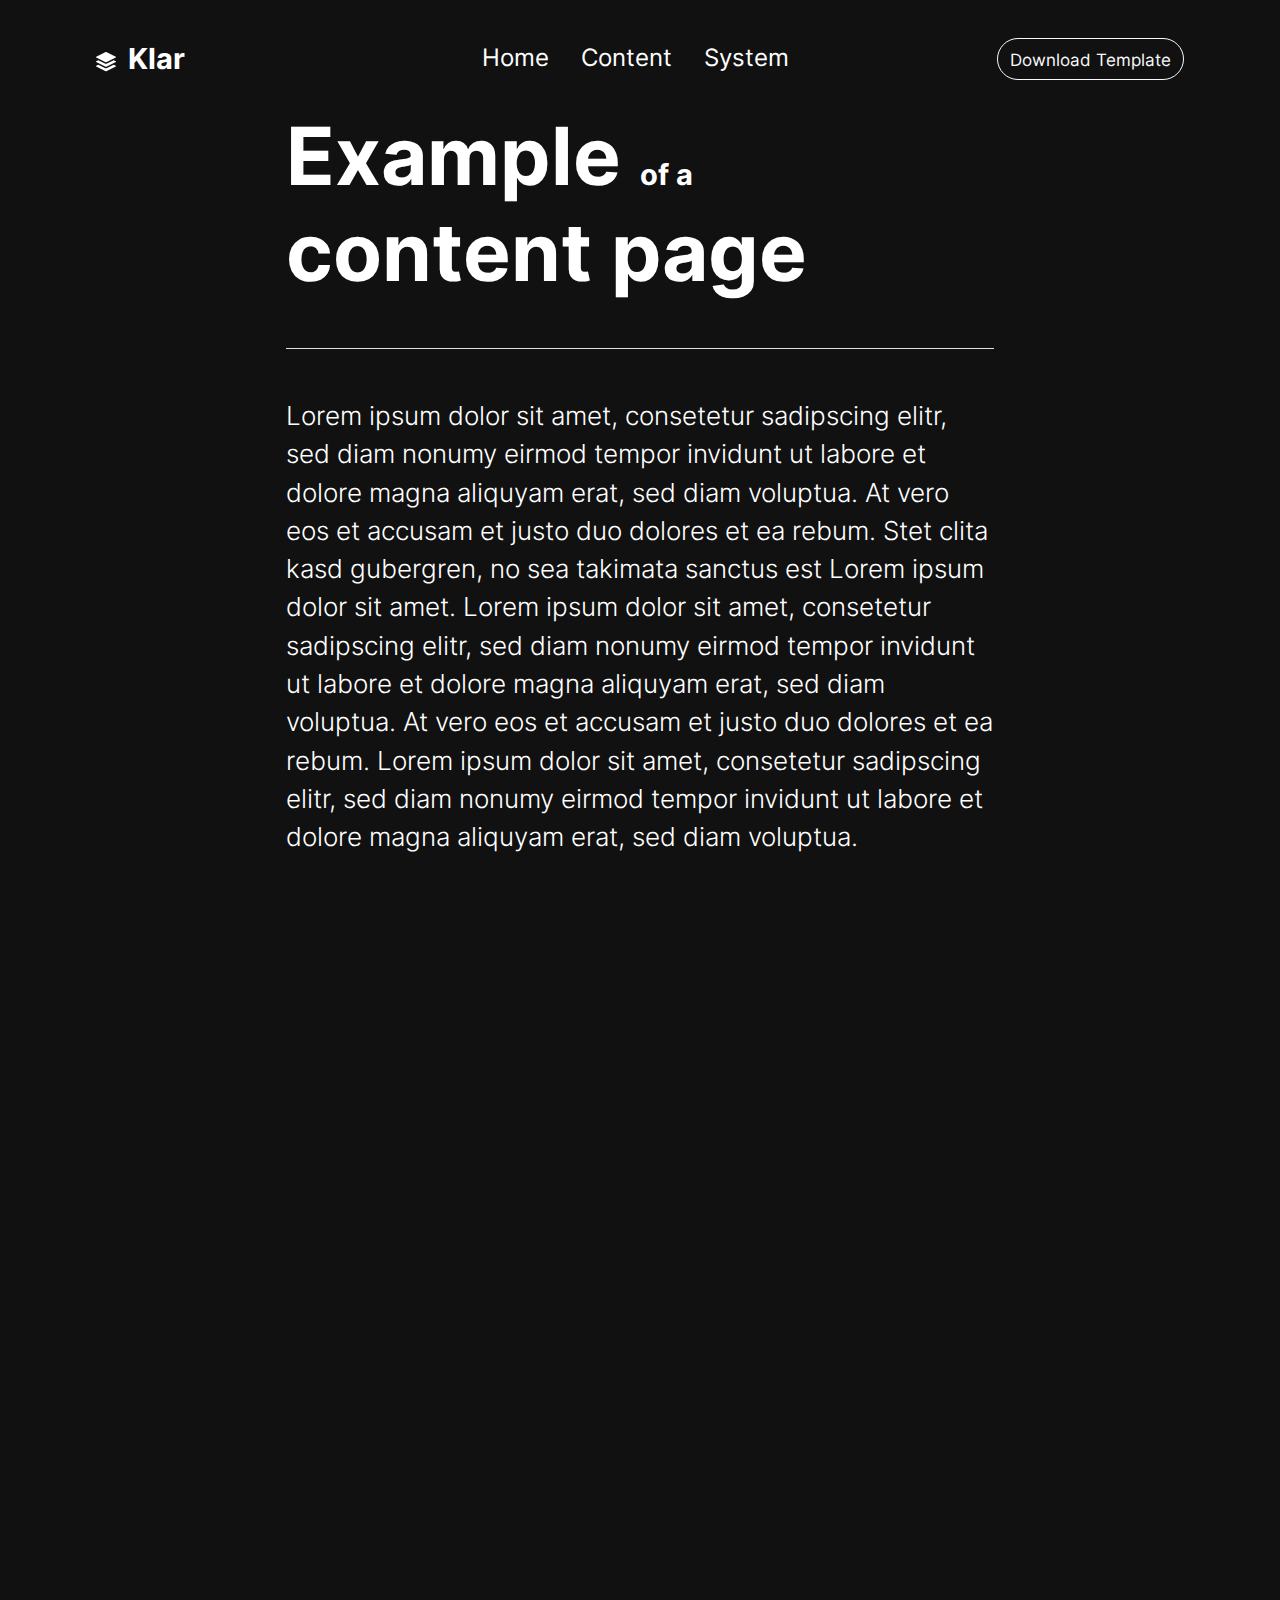
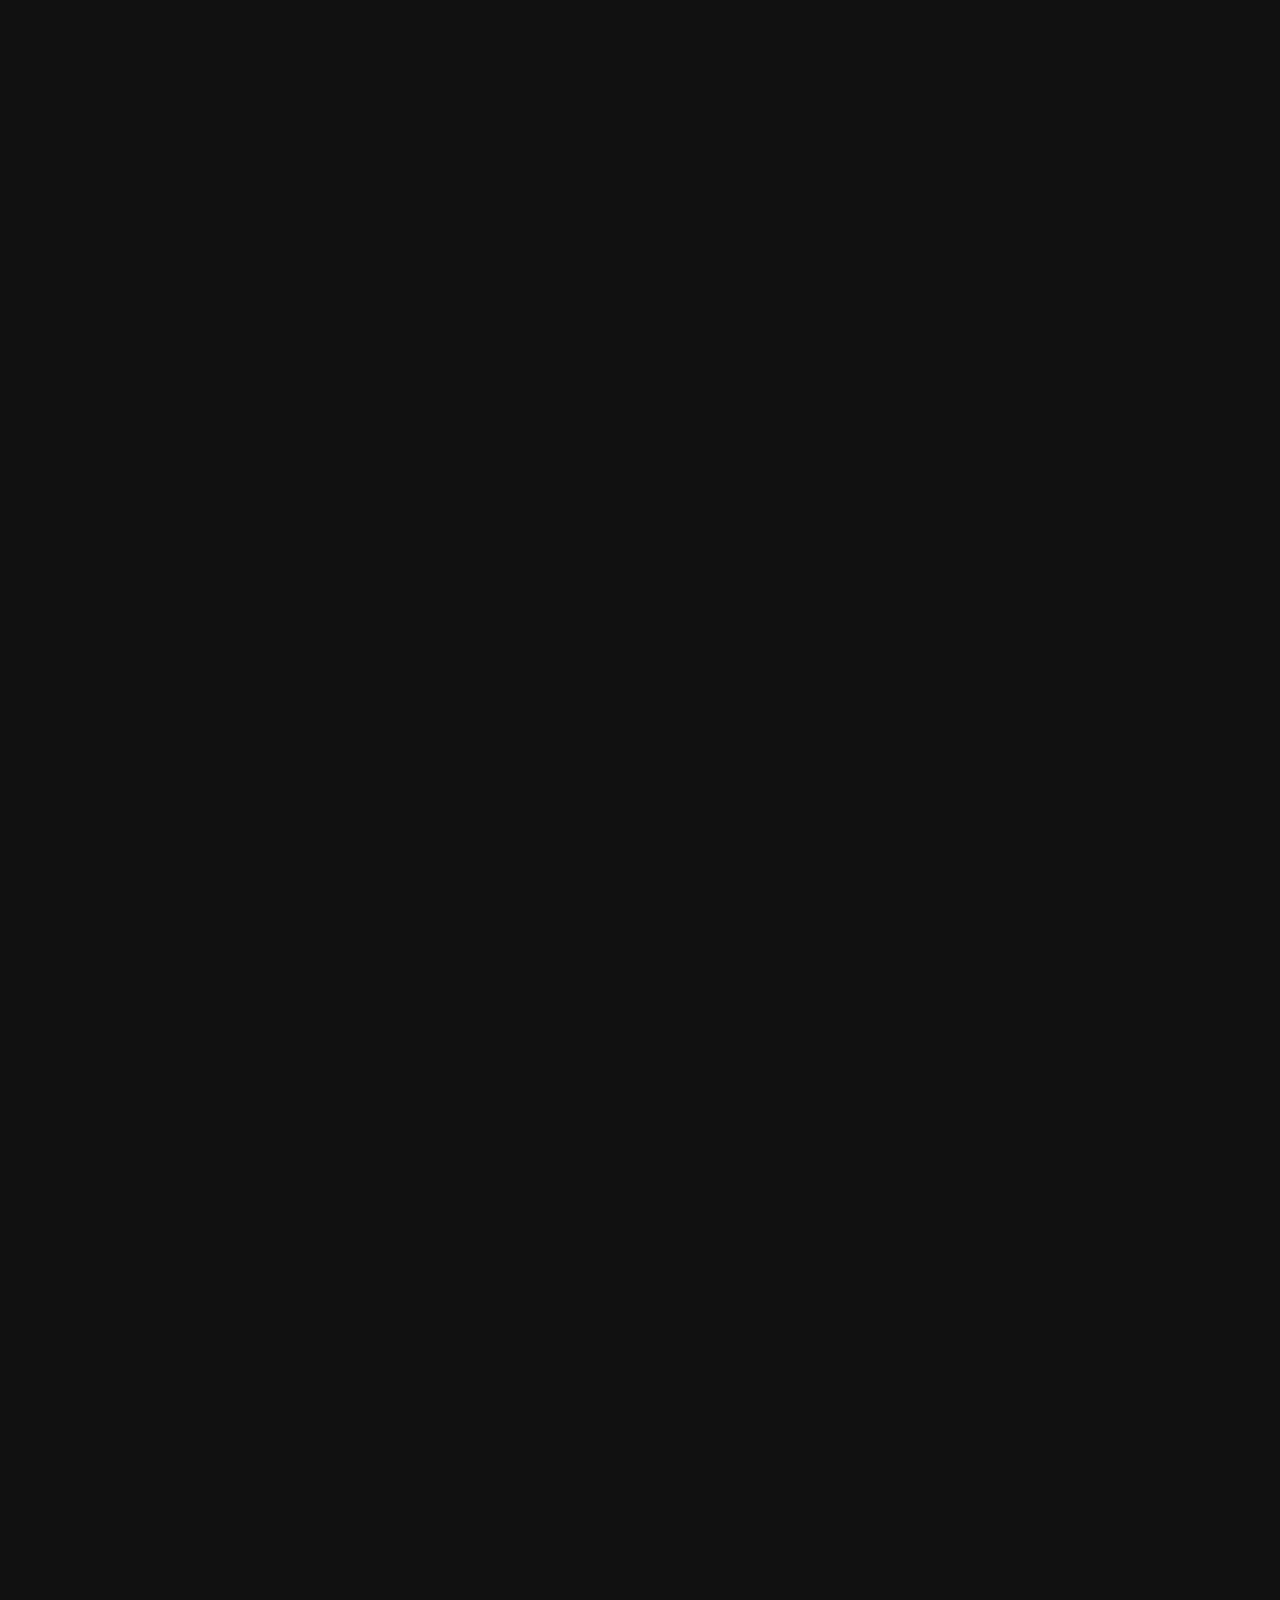
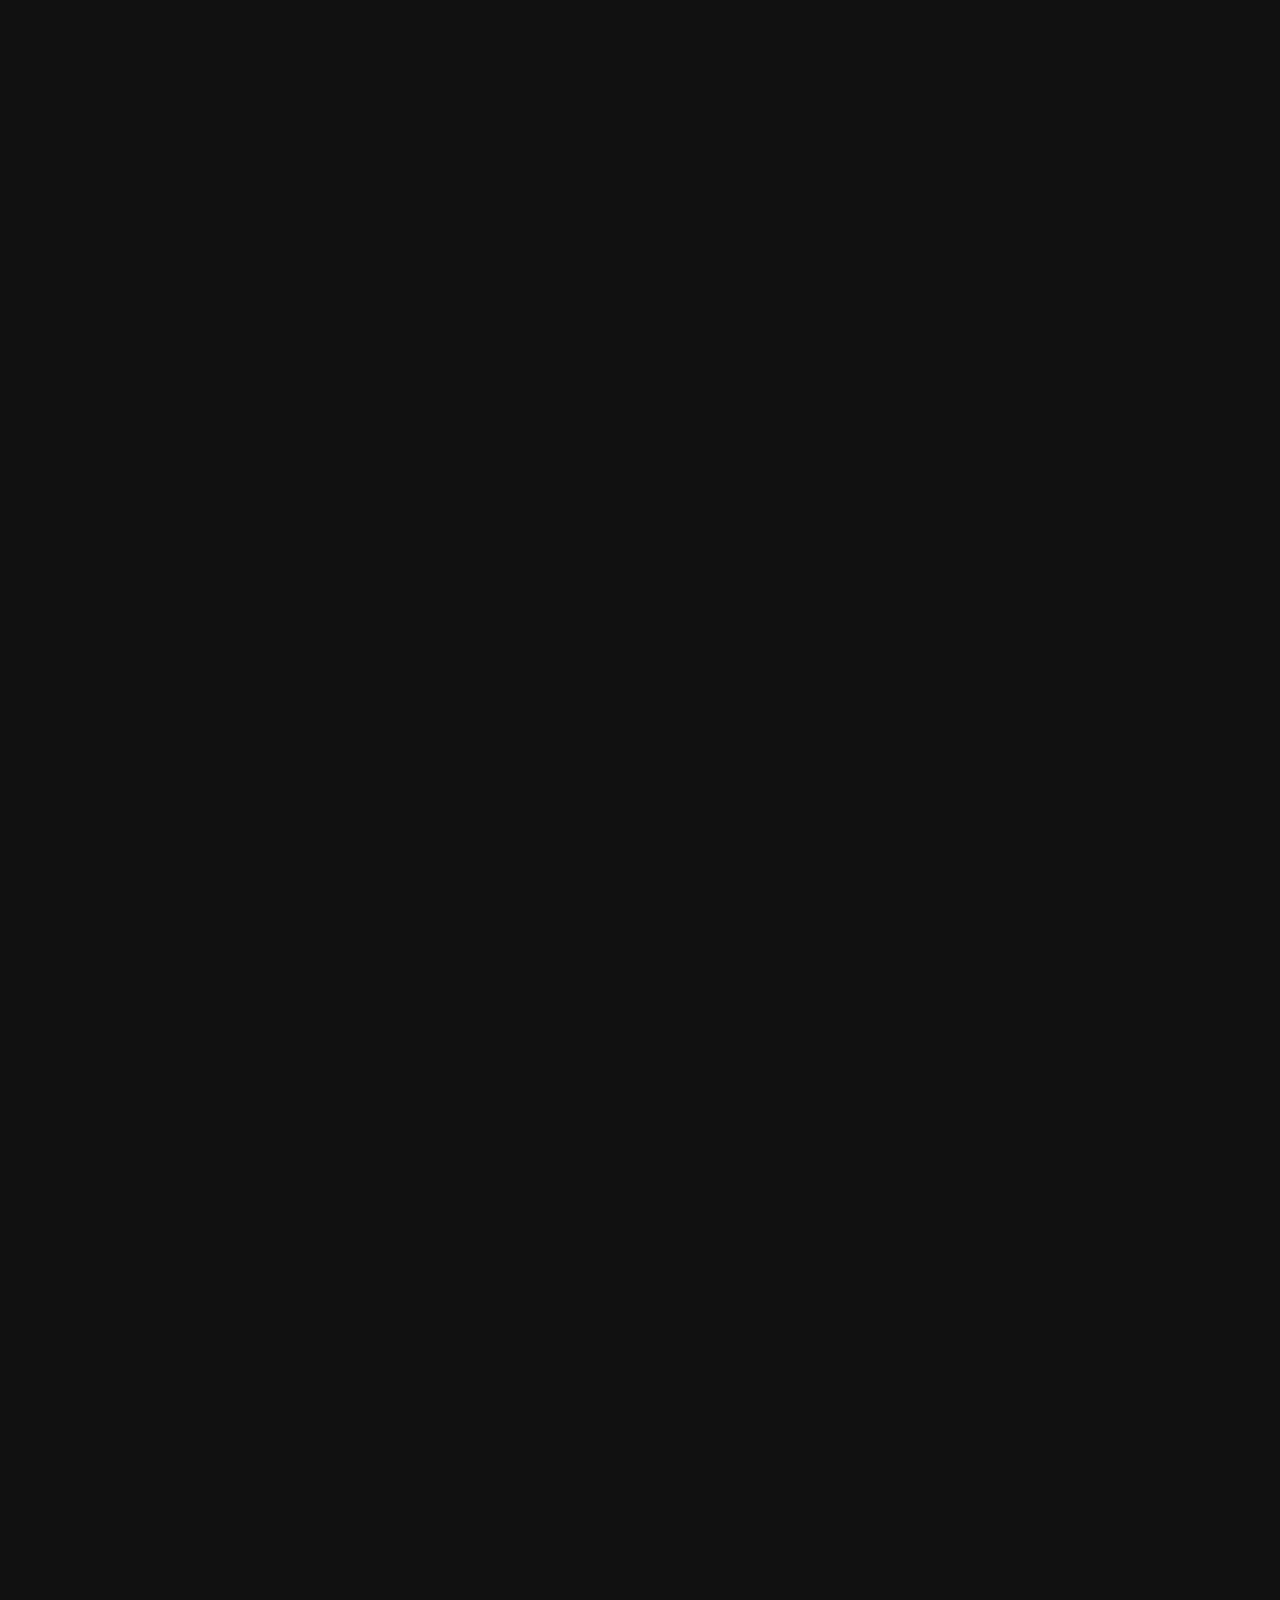
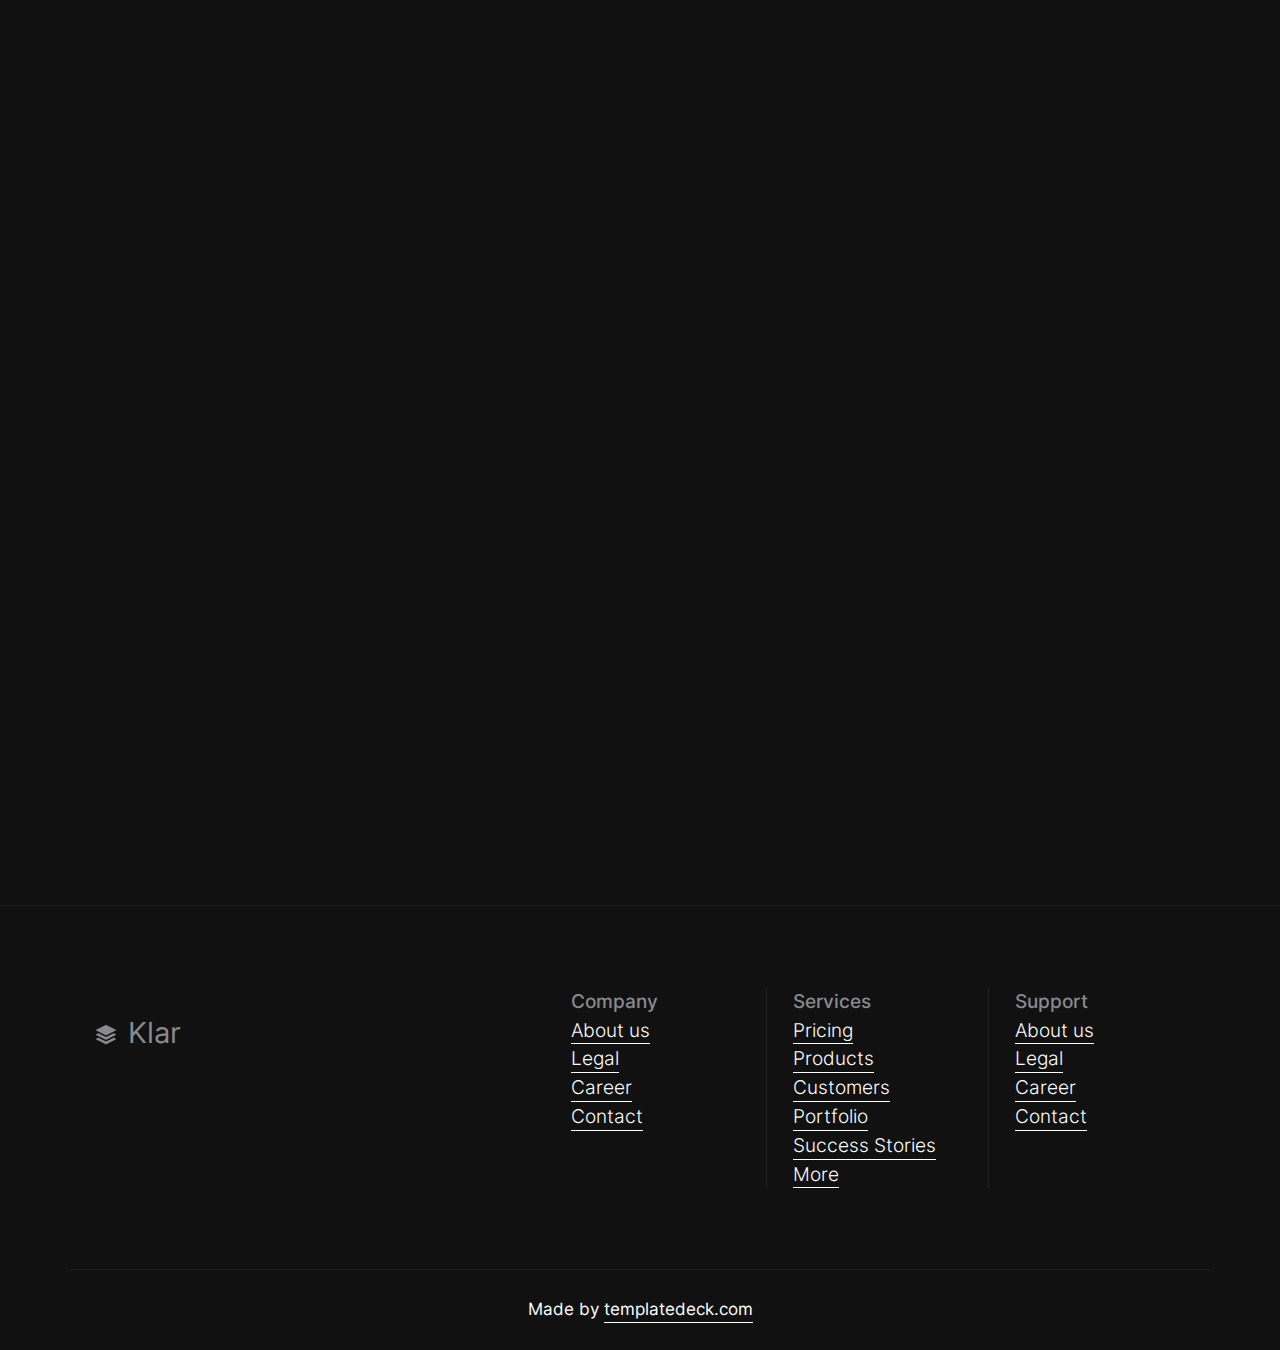
<file: content.html>
<!doctype html>
<html class="h-100" lang="en">

  <head>
      <meta charset="utf-8">
  <meta name="viewport" content="width=device-width,initial-scale=1,shrink-to-fit=no">
  <meta name="description" content="A well made and handcrafted Bootstrap 5 template">
  <link rel="apple-touch-icon" sizes="180x180" href="img/apple-touch-icon.png">
  <link rel="icon" type="image/png" sizes="32x32" href="img/favicon-32x32.png">
  <link rel="icon" type="image/png" sizes="16x16" href="img/favicon-16x16.png">
  <link rel="icon" type="image/png" sizes="96x96" href="img/favicon.png">
  <meta name="author" content="Holger Koenemann">
  <meta name="generator" content="Eleventy v2.0.1">
  <meta name="HandheldFriendly" content="true">
  <title>About</title>
  <link rel="stylesheet" href="css/theme.min.css">

   <style>

/* inter-300 - latin */
@font-face {
  font-family: 'Inter';
  font-style: normal;
  font-weight: 300;
  font-display: swap;
  src: local(''),
       url('fonts/inter-v12-latin-300.woff2') format('woff2'), /* Chrome 26+, Opera 23+, Firefox 39+ */
       url('fonts/inter-v12-latin-300.woff') format('woff'); /* Chrome 6+, Firefox 3.6+, IE 9+, Safari 5.1+ */
}

/* inter-400 - latin */
@font-face {
  font-family: 'Inter';
  font-style: normal;
  font-weight: 400;
  font-display: swap;
  src: local(''),
       url('fonts/inter-v12-latin-regular.woff2') format('woff2'), /* Chrome 26+, Opera 23+, Firefox 39+ */
       url('fonts/inter-v12-latin-regular.woff') format('woff'); /* Chrome 6+, Firefox 3.6+, IE 9+, Safari 5.1+ */
}

@font-face {
  font-family: 'Inter';
  font-style: normal;
  font-weight: 500;
  font-display: swap;
  src: local(''),
       url('fonts/inter-v12-latin-500.woff2') format('woff2'), /* Chrome 26+, Opera 23+, Firefox 39+ */
       url('fonts/inter-v12-latin-500.woff') format('woff'); /* Chrome 6+, Firefox 3.6+, IE 9+, Safari 5.1+ */
}
@font-face {
  font-family: 'Inter';
  font-style: normal;
  font-weight: 700;
  font-display: swap;
  src: local(''),
       url('fonts/inter-v12-latin-700.woff2') format('woff2'), /* Chrome 26+, Opera 23+, Firefox 39+ */
       url('fonts/inter-v12-latin-700.woff') format('woff'); /* Chrome 6+, Firefox 3.6+, IE 9+, Safari 5.1+ */
}

</style>


  </head>

  <body class="bg-black text-white mt-0" data-bs-spy="scroll" data-bs-target="#navScroll">

    <nav id="navScroll" class="navbar navbar-dark bg-black fixed-top px-vw-5" tabindex="0">
  <div class="container">
    <a class="navbar-brand pe-md-4 fs-4 col-12 col-md-auto text-center" href="index.html">
  <svg xmlns="http://www.w3.org/2000/svg" width="20" height="20" fill="currentColor" class="bi bi-stack" viewBox="0 0 16 16">
    <path d="m14.12 10.163 1.715.858c.22.11.22.424 0 .534L8.267 15.34a.598.598 0 0 1-.534 0L.165 11.555a.299.299 0 0 1 0-.534l1.716-.858 5.317 2.659c.505.252 1.1.252 1.604 0l5.317-2.66zM7.733.063a.598.598 0 0 1 .534 0l7.568 3.784a.3.3 0 0 1 0 .535L8.267 8.165a.598.598 0 0 1-.534 0L.165 4.382a.299.299 0 0 1 0-.535L7.733.063z"/>
    <path d="m14.12 6.576 1.715.858c.22.11.22.424 0 .534l-7.568 3.784a.598.598 0 0 1-.534 0L.165 7.968a.299.299 0 0 1 0-.534l1.716-.858 5.317 2.659c.505.252 1.1.252 1.604 0l5.317-2.659z"/>
  </svg>
  <span class="ms-md-1 mt-1 fw-bolder me-md-5">Klar</span>
</a>

      <ul class="navbar-nav mx-auto mb-2 mb-lg-0 list-group list-group-horizontal">
      <li class="nav-item">
  <a class="nav-link fs-5" href="index.html" aria-label="Homepage">
    Home
  </a>
</li>
<li class="nav-item">
  <a class="nav-link fs-5" href="content.html" aria-label="A sample content page">
    Content
  </a>
</li>
<li class="nav-item">
  <a class="nav-link fs-5" href="system.html" aria-label="A system message page">
    System
  </a>
</li>

    </ul>
      <a href="https://templatedeck.com/klar-html-template.html" aria-label="Download this template" class="btn btn-outline-light">
        <small>Download Template</small>
      </a>
</div>
</nav>

    <main>
      <div class="container">
  <div class="row d-flex justify-content-center py-vh-5 pb-0">
    <div class="col-12 col-lg-10 col-xl-8">
      <div class="row">
        <div class="col-12">
          <h1 class="display-1 fw-bold">Example
            <span class="fs-4">of a</span><br>
            content page</h1>
          <p class="lead border-top pt-5 mt-5" data-aos="fade-up">Lorem ipsum dolor sit amet, consetetur sadipscing elitr, sed diam nonumy eirmod tempor invidunt ut labore et dolore magna aliquyam erat, sed diam
            voluptua. At vero eos et accusam et justo duo dolores et ea rebum. Stet clita kasd gubergren, no sea takimata sanctus est Lorem ipsum dolor sit amet. Lorem ipsum dolor sit amet, consetetur sadipscing elitr, sed diam nonumy eirmod tempor invidunt ut
            labore et dolore magna aliquyam erat, sed diam voluptua. At vero eos et accusam et justo duo dolores et ea rebum. Lorem ipsum dolor sit amet, consetetur sadipscing elitr, sed diam nonumy eirmod tempor invidunt ut labore et dolore magna aliquyam erat,
            sed diam voluptua.
          </p>
        </div>
      </div>
    </div>
    <div class="row">
      <div class="col-12 py-vh-2">
      <img src="img/webp/abstract18.webp" width="1446" height="982" alt="abstract image" class="img-fluid position-relative rounded-5 shadow" data-aos="zoom-up">
    </div>
    </div>
        <div class="col-12 col-lg-10 col-xl-8">
      <div class="row d-flex align-items-start" data-aos="fade-right">
        <div class="col-12 col-lg-7">
          <h2 class="h3 mt-5 border-top pt-5">01. Dolor istam est</h2>
          <p class="text-secondary">At vero eos et accusam et justo duo dolores et ea rebum. Stet clita kasd gubergren, no sea takimata sanctus est Lorem ipsum dolor sit amet. Lorem ipsum dolor sit amet, consetetur sadipscing elitr, sed diam nonumy eirmod tempor invidunt ut labore
            et dolore magna aliquyam erat, sed diam voluptua. At vero eos et accusam et justo duo dolores et ea rebum. Stet clita kasd gubergren, no sea takimata sanctus est Lorem ipsum dolor sit amet. Stet clita kasd gubergren, no sea takimata sanctus est Lorem
            ipsum dolor sit amet. Consetetur sadipscing elitr, sed diam nonumy eirmod tempor invidunt ut labore et dolore magna aliquyam erat.</p>
        </div>
        <div class="col-12 col-lg-4 offset-lg-1 bg-gray-900 p-5 mt-5">
          <h3 class="h6">tl;dr</h3>
          <p class="text-secondary">
            Stet clita kasd gubergren, no sea takimata sanctus est Lorem ipsum dolor sit amet. Lorem ipsum dolor sit amet
          </p>
        </div>
      </div>

      <div class="row d-flex align-items-start" data-aos="fade-right">
        <div class="col-12 col-lg-7">
          <h2 class="h3 mt-5 border-top pt-5">02. Lorem ipsum</h2>
          <p class="text-secondary">At vero eos et accusam et justo duo dolores et ea rebum. Stet clita kasd gubergren, no sea takimata sanctus est Lorem ipsum dolor sit amet. Lorem ipsum dolor sit amet, consetetur sadipscing elitr, sed diam nonumy eirmod tempor invidunt ut labore
            et dolore magna aliquyam erat, sed diam voluptua. At vero eos et accusam et justo duo dolores et ea rebum. Stet clita kasd gubergren, no sea takimata sanctus est Lorem ipsum dolor sit amet. Stet clita kasd gubergren, no sea takimata sanctus est Lorem
            ipsum dolor sit amet. Consetetur sadipscing elitr, sed diam nonumy eirmod tempor invidunt ut labore et dolore magna aliquyam erat.</p>
        </div>
        <div class="col-12 col-lg-4 offset-lg-1 bg-gray-900 p-5 mt-5">
          <h3 class="h6">tl;dr</h3>
          <p class="text-secondary">
            Stet clita kasd gubergren, no sea takimata sanctus est Lorem ipsum dolor sit amet. Lorem ipsum dolor sit amet
          </p>
        </div>
      </div>
      <div class="row d-flex align-items-start" data-aos="fade-right">
        <div class="col-12 col-lg-7">
          <h2 class="h3 mt-5 border-top pt-5">03. Dolor sitam est
          </h2>
          <p class="text-secondary">At vero eos et accusam et justo duo dolores et ea rebum. Stet clita kasd gubergren, no sea takimata sanctus est Lorem ipsum dolor sit amet. Lorem ipsum dolor sit amet, consetetur sadipscing elitr, sed diam nonumy eirmod tempor invidunt ut labore
            et dolore magna aliquyam erat, sed diam voluptua. At vero eos et accusam et justo duo dolores et ea rebum. Stet clita kasd gubergren, no sea takimata sanctus est Lorem ipsum dolor sit amet. Stet clita kasd gubergren, no sea takimata sanctus est Lorem
            ipsum dolor sit amet. Consetetur sadipscing elitr, sed diam nonumy eirmod tempor invidunt ut labore et dolore magna aliquyam erat.</p>
        </div>
        <div class="col-12 col-lg-4 offset-lg-1 bg-gray-900 p-5 mt-5">
          <h3 class="h6">tl;dr</h3>
          <p class="text-secondary">
            Et accusam et justo duo dolores et ea rebum. Stet clita kasd gubergren, no sea takimata sanctus est Lorem ipsum dolor sit amet. Lorem ipsum dolor sit amet
          </p>
        </div>
      </div>
      <div class="row d-flex align-items-start" data-aos="fade-right">
        <div class="col-12 col-lg-7">
          <h2 class="h3 mt-5 border-top pt-5">04. Eirmod tempor invidunt</h2>
          <p class="text-secondary">Consetetur sadipscing elitr, sed diam nonumy eirmod tempor invidunt ut labore et dolore magna aliquyam erat. At vero eos et accusam et justo duo dolores et ea rebum. Stet clita kasd gubergren, no sea takimata sanctus est Lorem ipsum dolor sit
            amet. Lorem ipsum dolor sit amet, consetetur sadipscing elitr, sed diam nonumy eirmod tempor invidunt ut labore et dolore magna aliquyam erat, sed diam voluptua. At vero eos et accusam et justo duo dolores et ea rebum. Stet clita kasd gubergren, no
            sea takimata sanctus est Lorem ipsum dolor sit amet. Stet clita kasd gubergren, no sea takimata sanctus est Lorem ipsum dolor sit amet. Consetetur sadipscing elitr, sed diam nonumy eirmod tempor invidunt ut labore et dolore magna aliquyam erat.</p>
        </div>
        <div class="col-12 col-lg-4 offset-lg-1 bg-gray-900 p-5 mt-5">
          <h3 class="h6">tl;dr</h3>
          <p class="text-secondary">
            Stet clita kasd gubergren, no sea takimata sanctus est Lorem ipsum dolor sit amet. Lorem ipsum dolor sit amet
          </p>
        </div>
      </div>
      <div class="row d-flex align-items-start" data-aos="fade-right">
        <div class="col-12 col-lg-7">
          <h2 class="h3 mt-5 border-top pt-5">05. Lorem ipsum</h2>
          <p class="text-secondary">At vero eos et accusam et justo duo dolores et ea rebum. Stet clita kasd gubergren, no sea takimata sanctus est Lorem ipsum dolor sit amet. Lorem ipsum dolor sit amet, consetetur sadipscing elitr, sed diam nonumy eirmod tempor invidunt ut labore
            et dolore magna aliquyam erat, sed diam voluptua. At vero eos et accusam et justo duo dolores et ea rebum. Stet clita kasd gubergren, no sea takimata sanctus est Lorem ipsum dolor sit amet. Stet clita kasd gubergren, no sea takimata sanctus est Lorem
            ipsum dolor sit amet. Consetetur sadipscing elitr, sed diam nonumy eirmod tempor invidunt ut labore et dolore magna aliquyam erat. At vero eos et accusam et justo duo dolores et ea rebum. Stet clita kasd gubergren, no sea takimata sanctus est Lorem
            ipsum dolor sit amet. Stet clita kasd gubergren, no sea takimata sanctus est Lorem ipsum dolor sit amet. Consetetur sadipscing elitr, sed diam nonumy eirmod tempor invidunt ut labore et dolore magna aliquyam erat.</p>
        </div>
        <div class="col-12 col-lg-4 offset-lg-1 bg-gray-900 p-5 mt-5">
          <h3 class="h6">tl;dr</h3>
          <p class="text-secondary">
            Eos et accusam et justo duo dolores et ea rebum. Stet clita kasd gubergren, no sea takimata sanctus est Lorem ipsum dolor sit amet. Lorem ipsum dolor sit amet
          </p>
        </div>
      </div>


    </div>
  </div>
  <div class="row d-flex align-items-start justify-content-center py-vh-3 text-muted" data-aos="fade">
      <div class="col-12 col-lg-10 col-xl-9">
      <div class="p-5 small bg-gray-900">
      <p>*At vero eos et accusam et justo duo dolores et ea rebum. Stet clita kasd gubergren, no sea takimata sanctus est Lorem ipsum dolor sit amet. Lorem ipsum dolor sit amet, consetetur sadipscing elitr, sed diam nonumy eirmod tempor invidunt ut labore
        et dolore magna aliquyam erat, sed diam voluptua. At vero eos et accusam et justo duo dolores et ea rebum. Stet clita kasd gubergren, no sea takimata sanctus est Lorem ipsum dolor sit amet. Stet clita kasd gubergren, no sea takimata sanctus est Lorem
        ipsum dolor sit amet. Consetetur sadipscing elitr, sed diam nonumy eirmod tempor invidunt ut labore et dolore magna aliquyam erat. At vero eos et accusam et justo duo dolores et ea rebum. Stet clita kasd gubergren, no sea takimata sanctus est Lorem
        ipsum dolor sit amet. Stet clita kasd gubergren, no sea takimata sanctus est Lorem ipsum dolor sit amet. Consetetur sadipscing elitr, sed diam nonumy eirmod tempor invidunt ut labore et dolore magna aliquyam erat.</p>
    </div>
    </div>
  </div>
</div>

    </main>

    <footer class="bg-black border-top border-dark">
  <div class="container py-vh-4 text-secondary fw-lighter">
    <div class="row">
      <div class="col-12 col-lg-5 py-4 text-center text-lg-start">
            <a class="navbar-brand pe-md-4 fs-4 col-12 col-md-auto text-center" href="index.html">
  <svg xmlns="http://www.w3.org/2000/svg" width="20" height="20" fill="currentColor" class="bi bi-stack" viewBox="0 0 16 16">
    <path d="m14.12 10.163 1.715.858c.22.11.22.424 0 .534L8.267 15.34a.598.598 0 0 1-.534 0L.165 11.555a.299.299 0 0 1 0-.534l1.716-.858 5.317 2.659c.505.252 1.1.252 1.604 0l5.317-2.66zM7.733.063a.598.598 0 0 1 .534 0l7.568 3.784a.3.3 0 0 1 0 .535L8.267 8.165a.598.598 0 0 1-.534 0L.165 4.382a.299.299 0 0 1 0-.535L7.733.063z"/>
    <path d="m14.12 6.576 1.715.858c.22.11.22.424 0 .534l-7.568 3.784a.598.598 0 0 1-.534 0L.165 7.968a.299.299 0 0 1 0-.534l1.716-.858 5.317 2.659c.505.252 1.1.252 1.604 0l5.317-2.659z"/>
  </svg>
  <span class="ms-md-1 mt-1 fw-bolder me-md-5">Klar</span>
</a>

      </div>
      <div class="col border-end border-dark">
        <span class="h6">Company</span>
<ul class="nav flex-column">
  <li class="nav-item">
    <a href="#" class="link-fancy link-fancy-light">About us</a>
  </li>
  <li class="nav-item">
    <a href="#" class="link-fancy link-fancy-light">Legal</a>
  </li>

  <li class="nav-item">
    <a href="#" class="link-fancy link-fancy-light">Career</a>
  </li>
  <li class="nav-item">
    <a href="#" class="link-fancy link-fancy-light">Contact</a>
  </li>
</ul>
      </div>
      <div class="col border-end border-dark">
                <span class="h6">Services</span>
                <ul class="nav flex-column">
                  <li class="nav-item">
                    <a href="#" class="link-fancy link-fancy-light">Pricing</a>
                  </li>
                  <li class="nav-item">
                    <a href="#" class="link-fancy link-fancy-light">Products</a>
                  </li>

                  <li class="nav-item">
                    <a href="#" class="link-fancy link-fancy-light">Customers</a>
                  </li>
                  <li class="nav-item">
                    <a href="#" class="link-fancy link-fancy-light">Portfolio</a>
                  </li>
                  <li class="nav-item">
                    <a href="#" class="link-fancy link-fancy-light">Success Stories</a>
                  </li>
                  <li class="nav-item">
                    <a href="#" class="link-fancy link-fancy-light">More</a>
                  </li>
                </ul>
      </div>
      <div class="col">
                <span class="h6">Support</span>
                <ul class="nav flex-column">
                  <li class="nav-item">
                    <a href="#" class="link-fancy link-fancy-light">About us</a>
                  </li>
                  <li class="nav-item">
                    <a href="#" class="link-fancy link-fancy-light">Legal</a>
                  </li>

                  <li class="nav-item">
                    <a href="#" class="link-fancy link-fancy-light">Career</a>
                  </li>
                  <li class="nav-item">
                    <a href="#" class="link-fancy link-fancy-light">Contact</a>
                  </li>
                </ul>
      </div>
    </div>
  </div>
  <div class="container text-center small py-vh-2 border-top border-dark">Made by
    <a href="https://templatedeck.com" class="link-fancy link-fancy-light" target="_blank">templatedeck.com</a>
  </div>
</footer>








<script src="js/bootstrap.bundle.min.js"></script>
<script src="js/aos.js"></script>
<script>
AOS.init({
 duration: 800, // values from 0 to 3000, with step 50ms
});
</script>
<script>
  let scrollpos = window.scrollY
  const header = document.querySelector(".navbar")
  const header_height = header.offsetHeight

  const add_class_on_scroll = () => header.classList.add("scrolled", "shadow-sm")
  const remove_class_on_scroll = () => header.classList.remove("scrolled", "shadow-sm")

  window.addEventListener('scroll', function() {
    scrollpos = window.scrollY;

    if (scrollpos >= header_height) { add_class_on_scroll() }
    else { remove_class_on_scroll() }

    console.log(scrollpos)
  })
</script>

  </body>
</html>
</file>
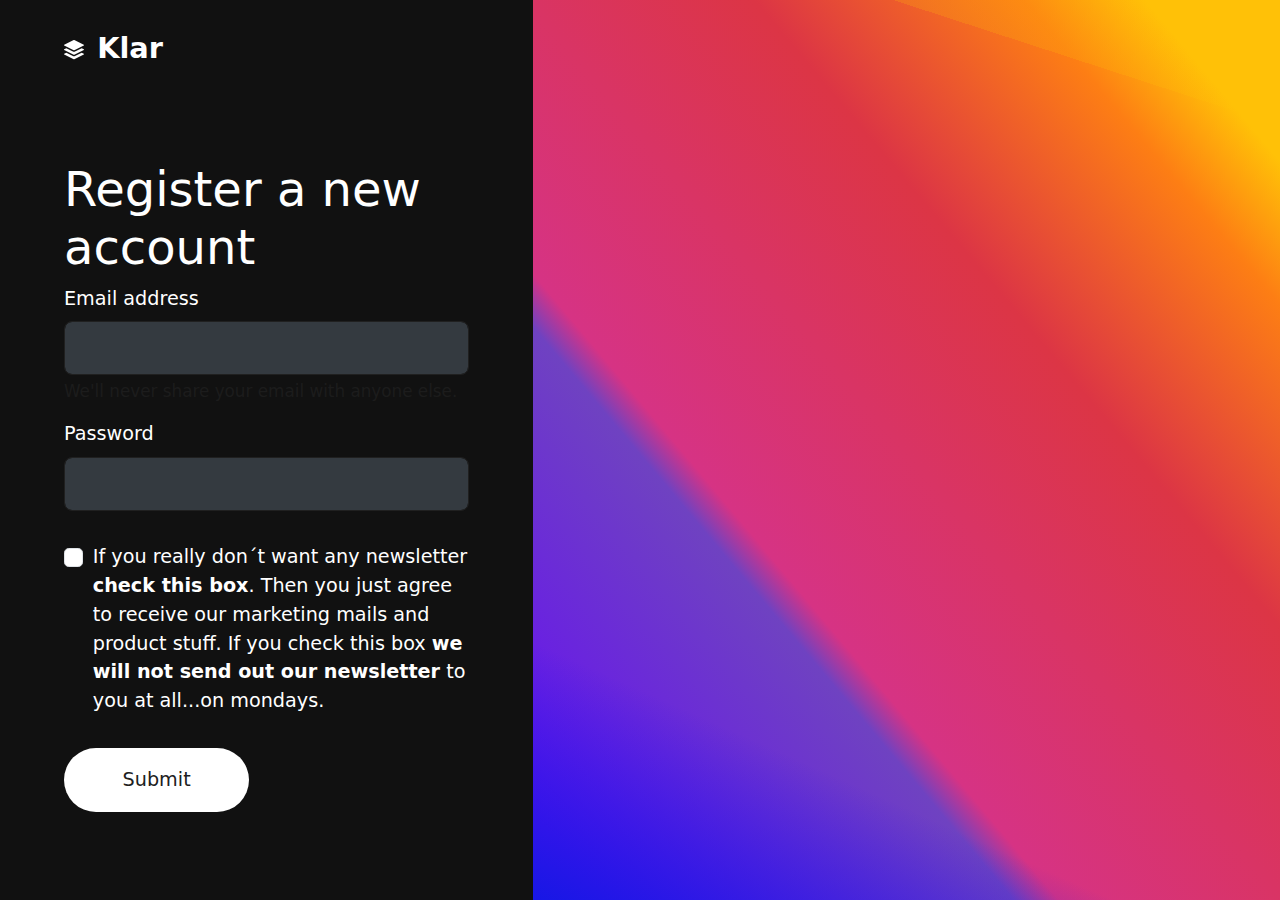
<file: system.html>
<!doctype html>
<html class="h-100" lang="en">

  <head>
      <meta charset="utf-8">
  <meta name="viewport" content="width=device-width,initial-scale=1,shrink-to-fit=no">
  <meta name="description" content="A well made and handcrafted Bootstrap 5 template">
  <link rel="apple-touch-icon" sizes="180x180" href="img/apple-touch-icon.png">
  <link rel="icon" type="image/png" sizes="32x32" href="img/favicon-32x32.png">
  <link rel="icon" type="image/png" sizes="16x16" href="img/favicon-16x16.png">
  <link rel="icon" type="image/png" sizes="96x96" href="img/favicon.png">
  <meta name="author" content="Holger Koenemann">
  <meta name="generator" content="Eleventy v2.0.0">
  <meta name="HandheldFriendly" content="true">
  <title>Register a new account</title>
  <link rel="stylesheet" href="css/theme.min.css">


  </head>

  <body class="d-flex h-100 w-100 bg-black text-white" data-bs-spy="scroll" data-bs-target="#navScroll">

    <div class="h-100 container-fluid">
      <div class="h-100 row d-flex align-items-stretch">
        
          <div class="col-12 col-md-7 col-lg-6 col-xl-5 d-flex align-items-start flex-column px-vw-5">
          
            <header class="mb-auto py-vh-2 col-12">
              <a class="navbar-brand pe-md-4 fs-4 col-12 col-md-auto text-center" href="index.html">
  <svg xmlns="http://www.w3.org/2000/svg" width="20" height="20" fill="currentColor" class="bi bi-stack" viewBox="0 0 16 16">
    <path d="m14.12 10.163 1.715.858c.22.11.22.424 0 .534L8.267 15.34a.598.598 0 0 1-.534 0L.165 11.555a.299.299 0 0 1 0-.534l1.716-.858 5.317 2.659c.505.252 1.1.252 1.604 0l5.317-2.66zM7.733.063a.598.598 0 0 1 .534 0l7.568 3.784a.3.3 0 0 1 0 .535L8.267 8.165a.598.598 0 0 1-.534 0L.165 4.382a.299.299 0 0 1 0-.535L7.733.063z"/>
    <path d="m14.12 6.576 1.715.858c.22.11.22.424 0 .534l-7.568 3.784a.598.598 0 0 1-.534 0L.165 7.968a.299.299 0 0 1 0-.534l1.716-.858 5.317 2.659c.505.252 1.1.252 1.604 0l5.317-2.659z"/>
  </svg>
  <span class="ms-md-1 mt-1 fw-bolder me-md-5">Klar</span>
</a>

            </header>
            <main class="mb-auto col-12">
              <h1>Register a new account</h1>
              
<form class="row">
  <div class="col-12">
  <div class="mb-3">
    <label for="exampleInputEmail1" class="form-label">Email address</label>
    <input type="email" class="form-control form-control-lg bg-gray-800 border-dark" id="exampleInputEmail1" aria-describedby="emailHelp">
    <div id="emailHelp" class="form-text">We'll never share your email with anyone else.</div>
  </div>
  <div class="mb-3">
    <label for="exampleInputPassword1" class="form-label">Password</label>
    <input type="password" class="form-control form-control-lg bg-gray-800 border-dark" id="exampleInputPassword1">
  </div>
  <div class="mb-3 form-check py-3">
    <input type="checkbox" class="form-check-input" id="exampleCheck1">
    <label class="form-check-label" for="exampleCheck1">If you really don´t want any newsletter <strong>check this box</strong>. Then you just agree to receive our marketing mails and product stuff. If you check this box <strong>we will not send out our newsletter</strong> to you at all...on mondays.</label>
  </div>
  <button type="submit" class="btn btn-white btn-xl mb-4">Submit</button>
</div>
</form>

            </main>
          </div>
          
            <div class="col-12 col-md-5 col-lg-6 col-xl-7 gradient"></div>
          
        </div>

      </div></body>
    </html>
</file>
<file: css/theme.min.css>
@charset "UTF-8";/*!
 * Bootstrap  v5.3.0-alpha3 (https://getbootstrap.com/)
 * Copyright 2011-2023 The Bootstrap Authors
 * Licensed under MIT (https://github.com/twbs/bootstrap/blob/main/LICENSE)
 */:root{--bs-blue:#1717e5;--bs-indigo:#6610f2;--bs-purple:#6f42c1;--bs-pink:#d63384;--bs-red:#dc3545;--bs-orange:#fd7e14;--bs-yellow:#ffc107;--bs-green:#198754;--bs-teal:#20c997;--bs-cyan:#0dcaf0;--bs-white:#fff;--bs-gray:#8a8a8e;--bs-gray-dark:#343a40;--bs-gray-100:#f8f9fa;--bs-gray-200:#e9ecef;--bs-gray-300:#dee2e6;--bs-gray-400:#ced4da;--bs-gray-500:#adb5bd;--bs-gray-600:#8a8a8e;--bs-gray-700:#495057;--bs-gray-800:#343a40;--bs-gray-900:#202020;--bs-primary:#1717e5;--bs-secondary:#8a8a8e;--bs-success:#198754;--bs-info:#0dcaf0;--bs-warning:#ffc107;--bs-danger:#dc3545;--bs-light:#f8f9fa;--bs-dark:#202020;--bs-primary-rgb:23,23,229;--bs-secondary-rgb:138,138,142;--bs-success-rgb:25,135,84;--bs-info-rgb:13,202,240;--bs-warning-rgb:255,193,7;--bs-danger-rgb:220,53,69;--bs-light-rgb:248,249,250;--bs-dark-rgb:32,32,32;--bs-primary-text-emphasis:#09095c;--bs-secondary-text-emphasis:#373739;--bs-success-text-emphasis:#0a3622;--bs-info-text-emphasis:#055160;--bs-warning-text-emphasis:#664d03;--bs-danger-text-emphasis:#58151c;--bs-light-text-emphasis:#495057;--bs-dark-text-emphasis:#495057;--bs-primary-bg-subtle:#d1d1fa;--bs-secondary-bg-subtle:#e8e8e8;--bs-success-bg-subtle:#d1e7dd;--bs-info-bg-subtle:#cff4fc;--bs-warning-bg-subtle:#fff3cd;--bs-danger-bg-subtle:#f8d7da;--bs-light-bg-subtle:#fcfcfd;--bs-dark-bg-subtle:#ced4da;--bs-primary-border-subtle:#a2a2f5;--bs-secondary-border-subtle:#d0d0d2;--bs-success-border-subtle:#a3cfbb;--bs-info-border-subtle:#9eeaf9;--bs-warning-border-subtle:#ffe69c;--bs-danger-border-subtle:#f1aeb5;--bs-light-border-subtle:#e9ecef;--bs-dark-border-subtle:#adb5bd;--bs-white-rgb:255,255,255;--bs-black-rgb:17,17,17;--bs-font-sans-serif:"Inter",system-ui,-apple-system,"Segoe UI",Roboto,"Helvetica Neue",Arial,"Noto Sans",sans-serif,"Apple Color Emoji","Segoe UI Emoji","Segoe UI Symbol","Noto Color Emoji";--bs-font-monospace:SFMono-Regular,Menlo,Monaco,Consolas,"Liberation Mono","Courier New",monospace;--bs-gradient:linear-gradient(180deg, rgba(255, 255, 255, 0.15), rgba(255, 255, 255, 0));--bs-body-font-family:var(--bs-font-sans-serif);--bs-body-font-size:1.2rem;--bs-body-font-weight:400;--bs-body-line-height:1.5;--bs-body-color:#202020;--bs-body-color-rgb:32,32,32;--bs-body-bg:#fff;--bs-body-bg-rgb:255,255,255;--bs-emphasis-color:#111;--bs-emphasis-color-rgb:17,17,17;--bs-secondary-color:rgba(32, 32, 32, 0.75);--bs-secondary-color-rgb:32,32,32;--bs-secondary-bg:#e9ecef;--bs-secondary-bg-rgb:233,236,239;--bs-tertiary-color:rgba(32, 32, 32, 0.5);--bs-tertiary-color-rgb:32,32,32;--bs-tertiary-bg:#f8f9fa;--bs-tertiary-bg-rgb:248,249,250;--bs-link-color:#1717e5;--bs-link-color-rgb:23,23,229;--bs-link-decoration:underline;--bs-link-hover-color:#1212b7;--bs-link-hover-color-rgb:18,18,183;--bs-code-color:#d63384;--bs-highlight-bg:#fff3cd;--bs-border-width:1px;--bs-border-style:solid;--bs-border-color:#dee2e6;--bs-border-color-translucent:rgba(17, 17, 17, 0.175);--bs-border-radius:0.375rem;--bs-border-radius-sm:0.25rem;--bs-border-radius-lg:0.5rem;--bs-border-radius-xl:1rem;--bs-border-radius-xxl:2rem;--bs-border-radius-2xl:var(--bs-border-radius-xxl);--bs-border-radius-pill:50rem;--bs-box-shadow:0 1rem 3rem rgba(17, 17, 17, 0.5);--bs-box-shadow-sm:0 1rem 1.5rem rgba(17, 17, 17, 0.25);--bs-box-shadow-lg:0 4rem 6rem rgba(17, 17, 17, 0.25);--bs-box-shadow-inset:inset 0 1px 2px rgba(17, 17, 17, 0.075);--bs-focus-ring-width:0.25rem;--bs-focus-ring-opacity:0.25;--bs-focus-ring-color:rgba(23, 23, 229, 0.25);--bs-form-valid-color:#198754;--bs-form-valid-border-color:#198754;--bs-form-invalid-color:#dc3545;--bs-form-invalid-border-color:#dc3545}*,::after,::before{box-sizing:border-box}@media (prefers-reduced-motion:no-preference){:root{scroll-behavior:smooth}}body{margin:0;font-family:var(--bs-body-font-family);font-size:var(--bs-body-font-size);font-weight:var(--bs-body-font-weight);line-height:var(--bs-body-line-height);color:var(--bs-body-color);text-align:var(--bs-body-text-align);background-color:var(--bs-body-bg);-webkit-text-size-adjust:100%;-webkit-tap-highlight-color:rgba(17,17,17,0)}.h1,.h2,.h3,.h4,.h5,.h6,h1,h2,h3,h4,h5,h6{margin-top:0;margin-bottom:.5rem;font-weight:500;line-height:1.2;color:var(--bs-heading-color,inherit)}.h1,h1{font-size:calc(1.425rem + 2.1vw)}@media (min-width:1200px){.h1,h1{font-size:3rem}}.h2,h2{font-size:calc(1.365rem + 1.38vw)}@media (min-width:1200px){.h2,h2{font-size:2.4rem}}.h3,h3{font-size:calc(1.335rem + 1.02vw)}@media (min-width:1200px){.h3,h3{font-size:2.1rem}}.h4,h4{font-size:calc(1.305rem + .66vw)}@media (min-width:1200px){.h4,h4{font-size:1.8rem}}.h5,h5{font-size:calc(1.275rem + .3vw)}@media (min-width:1200px){.h5,h5{font-size:1.5rem}}.h6,h6{font-size:1.2rem}p{margin-top:0;margin-bottom:1rem}address{margin-bottom:1rem;font-style:normal;line-height:inherit}ul{padding-left:2rem}ul{margin-top:0;margin-bottom:1rem}ul ul{margin-bottom:0}strong{font-weight:bolder}.small,small{font-size:.875em}a{color:rgba(var(--bs-link-color-rgb),var(--bs-link-opacity,1));text-decoration:underline}a:hover{--bs-link-color-rgb:var(--bs-link-hover-color-rgb)}a:not([href]):not([class]),a:not([href]):not([class]):hover{color:inherit;text-decoration:none}img,svg{vertical-align:middle}label{display:inline-block}button{border-radius:0}button:focus:not(:focus-visible){outline:0}button,input{margin:0;font-family:inherit;font-size:inherit;line-height:inherit}button{text-transform:none}[type=button],[type=submit],button{-webkit-appearance:button}[type=button]:not(:disabled),[type=submit]:not(:disabled),button:not(:disabled){cursor:pointer}::-moz-focus-inner{padding:0;border-style:none}::-webkit-datetime-edit-day-field,::-webkit-datetime-edit-fields-wrapper,::-webkit-datetime-edit-hour-field,::-webkit-datetime-edit-minute,::-webkit-datetime-edit-month-field,::-webkit-datetime-edit-text,::-webkit-datetime-edit-year-field{padding:0}::-webkit-inner-spin-button{height:auto}::-webkit-search-decoration{-webkit-appearance:none}::-webkit-color-swatch-wrapper{padding:0}::file-selector-button{font:inherit;-webkit-appearance:button}.lead{font-size:calc(1.2846rem + .4152vw);font-weight:300}@media (min-width:1200px){.lead{font-size:1.596rem}}.display-1{font-size:calc(1.625rem + 4.5vw);font-weight:300;line-height:1.2}@media (min-width:1200px){.display-1{font-size:5rem}}.display-4{font-size:calc(1.475rem + 2.7vw);font-weight:300;line-height:1.2}@media (min-width:1200px){.display-4{font-size:3.5rem}}.img-fluid{max-width:100%;height:auto}.container,.container-fluid{--bs-gutter-x:4vw;--bs-gutter-y:0;width:100%;padding-right:calc(var(--bs-gutter-x) * .5);padding-left:calc(var(--bs-gutter-x) * .5);margin-right:auto;margin-left:auto}@media (min-width:576px){.container{max-width:540px}}@media (min-width:768px){.container{max-width:720px}}@media (min-width:992px){.container{max-width:960px}}@media (min-width:1200px){.container{max-width:1140px}}@media (min-width:1680px){.container{max-width:1600px}}:root{--bs-breakpoint-xs:0;--bs-breakpoint-sm:576px;--bs-breakpoint-md:768px;--bs-breakpoint-lg:992px;--bs-breakpoint-xl:1200px;--bs-breakpoint-xxl:1680px}.row{--bs-gutter-x:4vw;--bs-gutter-y:0;display:flex;flex-wrap:wrap;margin-top:calc(-1 * var(--bs-gutter-y));margin-right:calc(-.5 * var(--bs-gutter-x));margin-left:calc(-.5 * var(--bs-gutter-x))}.row>*{flex-shrink:0;width:100%;max-width:100%;padding-right:calc(var(--bs-gutter-x) * .5);padding-left:calc(var(--bs-gutter-x) * .5);margin-top:var(--bs-gutter-y)}.col{flex:1 0 0%}.col-5{flex:0 0 auto;width:41.66666667%}.col-6{flex:0 0 auto;width:50%}.col-12{flex:0 0 auto;width:100%}.offset-1{margin-left:8.33333333%}.g-5,.gx-5{--bs-gutter-x:3rem}.g-5{--bs-gutter-y:3rem}@media (min-width:768px){.col-md-auto{flex:0 0 auto;width:auto}.col-md-5{flex:0 0 auto;width:41.66666667%}.col-md-6{flex:0 0 auto;width:50%}.col-md-7{flex:0 0 auto;width:58.33333333%}}@media (min-width:992px){.col-lg-3{flex:0 0 auto;width:25%}.col-lg-4{flex:0 0 auto;width:33.33333333%}.col-lg-5{flex:0 0 auto;width:41.66666667%}.col-lg-6{flex:0 0 auto;width:50%}.col-lg-7{flex:0 0 auto;width:58.33333333%}.col-lg-10{flex:0 0 auto;width:83.33333333%}.offset-lg-1{margin-left:8.33333333%}}@media (min-width:1200px){.col-xl-5{flex:0 0 auto;width:41.66666667%}.col-xl-7{flex:0 0 auto;width:58.33333333%}.col-xl-8{flex:0 0 auto;width:66.66666667%}.col-xl-9{flex:0 0 auto;width:75%}.col-xl-10{flex:0 0 auto;width:83.33333333%}}.form-label{margin-bottom:.5rem}.form-text{margin-top:.25rem;font-size:.875em;color:var(--bs-secondary-color)}.form-control{display:block;width:100%;padding:.375rem .75rem;font-size:1.2rem;font-weight:400;line-height:1.5;color:var(--bs-body-color);background-color:var(--bs-body-bg);background-clip:padding-box;border:var(--bs-border-width) solid var(--bs-border-color);appearance:none;border-radius:var(--bs-border-radius);transition:border-color .15s ease-in-out,box-shadow .15s ease-in-out}@media (prefers-reduced-motion:reduce){.form-control{transition:none}}.form-control:focus{color:var(--bs-body-color);background-color:var(--bs-body-bg);border-color:#8b8bf2;outline:0;box-shadow:0 0 0 .25rem rgba(23,23,229,.25)}.form-control::-webkit-date-and-time-value{min-width:85px;height:1.5em;margin:0}.form-control::-webkit-datetime-edit{display:block;padding:0}.form-control::placeholder{color:var(--bs-secondary-color);opacity:1}.form-control:disabled{background-color:var(--bs-secondary-bg);opacity:1}.form-control::file-selector-button{padding:.375rem .75rem;margin:-.375rem -.75rem;margin-inline-end:.75rem;color:var(--bs-body-color);background-color:var(--bs-tertiary-bg);pointer-events:none;border-color:inherit;border-style:solid;border-width:0;border-inline-end-width:var(--bs-border-width);border-radius:0;transition:color .15s ease-in-out,background-color .15s ease-in-out,border-color .15s ease-in-out,box-shadow .15s ease-in-out}@media (prefers-reduced-motion:reduce){.form-control::file-selector-button{transition:none}}.form-control:hover:not(:disabled):not([readonly])::file-selector-button{background-color:var(--bs-secondary-bg)}.form-control-lg{min-height:calc(1.5em + 1rem + calc(var(--bs-border-width) * 2));padding:.5rem 1rem;font-size:calc(1.275rem + .3vw);border-radius:var(--bs-border-radius-lg)}@media (min-width:1200px){.form-control-lg{font-size:1.5rem}}.form-control-lg::file-selector-button{padding:.5rem 1rem;margin:-.5rem -1rem;margin-inline-end:1rem}.form-check{display:block;min-height:1.8rem;padding-left:1.5em;margin-bottom:.125rem}.form-check .form-check-input{float:left;margin-left:-1.5em}.form-check-input{--bs-form-check-bg:var(--bs-body-bg);width:1em;height:1em;margin-top:.25em;vertical-align:top;background-color:var(--bs-form-check-bg);background-image:var(--bs-form-check-bg-image);background-repeat:no-repeat;background-position:center;background-size:contain;border:var(--bs-border-width) solid var(--bs-border-color);appearance:none;print-color-adjust:exact}.form-check-input[type=checkbox]{border-radius:.25em}.form-check-input:active{filter:brightness(90%)}.form-check-input:focus{border-color:#8b8bf2;outline:0;box-shadow:0 0 0 .25rem rgba(23,23,229,.25)}.form-check-input:checked{background-color:#1717e5;border-color:#1717e5}.form-check-input:checked[type=checkbox]{--bs-form-check-bg-image:url("data:image/svg+xml,%3csvg xmlns='http://www.w3.org/2000/svg' viewBox='0 0 20 20'%3e%3cpath fill='none' stroke='%23fff' stroke-linecap='round' stroke-linejoin='round' stroke-width='3' d='m6 10 3 3 6-6'/%3e%3c/svg%3e")}.form-check-input[type=checkbox]:indeterminate{background-color:#1717e5;border-color:#1717e5;--bs-form-check-bg-image:url("data:image/svg+xml,%3csvg xmlns='http://www.w3.org/2000/svg' viewBox='0 0 20 20'%3e%3cpath fill='none' stroke='%23fff' stroke-linecap='round' stroke-linejoin='round' stroke-width='3' d='M6 10h8'/%3e%3c/svg%3e")}.form-check-input:disabled{pointer-events:none;filter:none;opacity:.5}.form-check-input:disabled~.form-check-label{cursor:default;opacity:.5}.btn{--bs-btn-padding-x:0.75rem;--bs-btn-padding-y:0.375rem;--bs-btn-font-size:1.2rem;--bs-btn-font-weight:400;--bs-btn-line-height:1.5;--bs-btn-color:var(--bs-body-color);--bs-btn-bg:transparent;--bs-btn-border-width:var(--bs-border-width);--bs-btn-border-color:transparent;--bs-btn-border-radius:99rem;--bs-btn-hover-border-color:transparent;--bs-btn-box-shadow:inset 0 1px 0 rgba(255, 255, 255, 0.15),0 1px 1px rgba(17, 17, 17, 0.075);--bs-btn-disabled-opacity:0.65;--bs-btn-focus-box-shadow:0 0 0 0.25rem rgba(var(--bs-btn-focus-shadow-rgb), .5);display:inline-block;padding:var(--bs-btn-padding-y) var(--bs-btn-padding-x);font-family:var(--bs-btn-font-family);font-size:var(--bs-btn-font-size);font-weight:var(--bs-btn-font-weight);line-height:var(--bs-btn-line-height);color:var(--bs-btn-color);text-align:center;text-decoration:none;vertical-align:middle;cursor:pointer;user-select:none;border:var(--bs-btn-border-width) solid var(--bs-btn-border-color);border-radius:var(--bs-btn-border-radius);background-color:var(--bs-btn-bg);transition:color .15s ease-in-out,background-color .15s ease-in-out,border-color .15s ease-in-out,box-shadow .15s ease-in-out}@media (prefers-reduced-motion:reduce){.btn{transition:none}}.btn:hover{color:var(--bs-btn-hover-color);background-color:var(--bs-btn-hover-bg);border-color:var(--bs-btn-hover-border-color)}.btn:focus-visible{color:var(--bs-btn-hover-color);background-color:var(--bs-btn-hover-bg);border-color:var(--bs-btn-hover-border-color);outline:0;box-shadow:var(--bs-btn-focus-box-shadow)}.btn.active,.btn.show,.btn:first-child:active,:not(.btn-check)+.btn:active{color:var(--bs-btn-active-color);background-color:var(--bs-btn-active-bg);border-color:var(--bs-btn-active-border-color)}.btn.active:focus-visible,.btn.show:focus-visible,.btn:first-child:active:focus-visible,:not(.btn-check)+.btn:active:focus-visible{box-shadow:var(--bs-btn-focus-box-shadow)}.btn:disabled{color:var(--bs-btn-disabled-color);pointer-events:none;background-color:var(--bs-btn-disabled-bg);border-color:var(--bs-btn-disabled-border-color);opacity:var(--bs-btn-disabled-opacity)}.btn-light{--bs-btn-color:#111;--bs-btn-bg:#f8f9fa;--bs-btn-border-color:#f8f9fa;--bs-btn-hover-color:#111;--bs-btn-hover-bg:#d3d4d5;--bs-btn-hover-border-color:#c6c7c8;--bs-btn-focus-shadow-rgb:213,214,215;--bs-btn-active-color:#111;--bs-btn-active-bg:#c6c7c8;--bs-btn-active-border-color:#babbbc;--bs-btn-active-shadow:inset 0 3px 5px rgba(17, 17, 17, 0.125);--bs-btn-disabled-color:#111;--bs-btn-disabled-bg:#f8f9fa;--bs-btn-disabled-border-color:#f8f9fa}.btn-outline-light{--bs-btn-color:#f8f9fa;--bs-btn-border-color:#f8f9fa;--bs-btn-hover-color:#111;--bs-btn-hover-bg:#f8f9fa;--bs-btn-hover-border-color:#f8f9fa;--bs-btn-focus-shadow-rgb:248,249,250;--bs-btn-active-color:#111;--bs-btn-active-bg:#f8f9fa;--bs-btn-active-border-color:#f8f9fa;--bs-btn-active-shadow:inset 0 3px 5px rgba(17, 17, 17, 0.125);--bs-btn-disabled-color:#f8f9fa;--bs-btn-disabled-bg:transparent;--bs-btn-disabled-border-color:#f8f9fa;--bs-gradient:none}.fade{transition:opacity .15s linear}@media (prefers-reduced-motion:reduce){.fade{transition:none}}.fade:not(.show){opacity:0}.collapse:not(.show){display:none}.collapsing{height:0;overflow:hidden;transition:height .35s ease}@media (prefers-reduced-motion:reduce){.collapsing{transition:none}}.nav{--bs-nav-link-padding-x:1rem;--bs-nav-link-padding-y:0.5rem;--bs-nav-link-color:var(--bs-link-color);--bs-nav-link-hover-color:var(--bs-link-hover-color);--bs-nav-link-disabled-color:var(--bs-secondary-color);display:flex;flex-wrap:wrap;padding-left:0;margin-bottom:0;list-style:none}.nav-link{display:block;padding:var(--bs-nav-link-padding-y) var(--bs-nav-link-padding-x);font-size:var(--bs-nav-link-font-size);font-weight:var(--bs-nav-link-font-weight);color:var(--bs-nav-link-color);text-decoration:none;background:0 0;border:0;transition:color .15s ease-in-out,background-color .15s ease-in-out,border-color .15s ease-in-out}@media (prefers-reduced-motion:reduce){.nav-link{transition:none}}.nav-link:focus,.nav-link:hover{color:var(--bs-nav-link-hover-color)}.nav-link:focus-visible{outline:0;box-shadow:0 0 0 .25rem rgba(23,23,229,.25)}.navbar{--bs-navbar-padding-x:0;--bs-navbar-padding-y:0.5rem;--bs-navbar-color:rgba(17, 17, 17, 0.7);--bs-navbar-hover-color:rgba(17, 17, 17, 0.8);--bs-navbar-disabled-color:rgba(var(--bs-emphasis-color-rgb), 0.3);--bs-navbar-active-color:rgba(17, 17, 17, 0.9);--bs-navbar-brand-padding-y:0.275rem;--bs-navbar-brand-margin-end:1rem;--bs-navbar-brand-font-size:1.5rem;--bs-navbar-brand-color:rgba(17, 17, 17, 0.9);--bs-navbar-brand-hover-color:rgba(17, 17, 17, 0.9);--bs-navbar-nav-link-padding-x:0.5rem;--bs-navbar-toggler-padding-y:0.25rem;--bs-navbar-toggler-padding-x:0.75rem;--bs-navbar-toggler-font-size:1.5rem;--bs-navbar-toggler-icon-bg:url("data:image/svg+xml,%3csvg xmlns='http://www.w3.org/2000/svg' viewBox='0 0 30 30'%3e%3cpath stroke='rgba%2832, 32, 32, 0.75%29' stroke-linecap='round' stroke-miterlimit='10' stroke-width='2' d='M4 7h22M4 15h22M4 23h22'/%3e%3c/svg%3e");--bs-navbar-toggler-border-color:rgba(var(--bs-emphasis-color-rgb), 0.15);--bs-navbar-toggler-border-radius:99rem;--bs-navbar-toggler-focus-width:0.25rem;--bs-navbar-toggler-transition:box-shadow 0.15s ease-in-out;position:relative;display:flex;flex-wrap:wrap;align-items:center;justify-content:space-between;padding:var(--bs-navbar-padding-y) var(--bs-navbar-padding-x)}.navbar>.container,.navbar>.container-fluid{display:flex;flex-wrap:inherit;align-items:center;justify-content:space-between}.navbar-brand{padding-top:var(--bs-navbar-brand-padding-y);padding-bottom:var(--bs-navbar-brand-padding-y);margin-right:var(--bs-navbar-brand-margin-end);font-size:var(--bs-navbar-brand-font-size);color:var(--bs-navbar-brand-color);text-decoration:none;white-space:nowrap}.navbar-brand:focus,.navbar-brand:hover{color:var(--bs-navbar-brand-hover-color)}.navbar-nav{--bs-nav-link-padding-x:0;--bs-nav-link-padding-y:0.5rem;--bs-nav-link-color:var(--bs-navbar-color);--bs-nav-link-hover-color:var(--bs-navbar-hover-color);--bs-nav-link-disabled-color:var(--bs-navbar-disabled-color);display:flex;flex-direction:column;padding-left:0;margin-bottom:0;list-style:none}.navbar-nav .nav-link.active,.navbar-nav .nav-link.show{color:var(--bs-navbar-active-color)}.navbar-dark{--bs-navbar-color:rgba(255, 255, 255, 0.55);--bs-navbar-hover-color:rgba(255, 255, 255, 0.75);--bs-navbar-disabled-color:rgba(255, 255, 255, 0.25);--bs-navbar-active-color:#fff;--bs-navbar-brand-color:#fff;--bs-navbar-brand-hover-color:#fff;--bs-navbar-toggler-border-color:rgba(255, 255, 255, 0.1);--bs-navbar-toggler-icon-bg:url("data:image/svg+xml,%3csvg xmlns='http://www.w3.org/2000/svg' viewBox='0 0 30 30'%3e%3cpath stroke='rgba%28255, 255, 255, 0.55%29' stroke-linecap='round' stroke-miterlimit='10' stroke-width='2' d='M4 7h22M4 15h22M4 23h22'/%3e%3c/svg%3e")}.card{--bs-card-spacer-y:1rem;--bs-card-spacer-x:1rem;--bs-card-title-spacer-y:0.5rem;--bs-card-border-width:var(--bs-border-width);--bs-card-border-color:var(--bs-border-color-translucent);--bs-card-border-radius:var(--bs-border-radius);--bs-card-inner-border-radius:calc(var(--bs-border-radius) - (var(--bs-border-width)));--bs-card-cap-padding-y:0.5rem;--bs-card-cap-padding-x:1rem;--bs-card-cap-bg:rgba(var(--bs-body-color-rgb), 0.03);--bs-card-bg:var(--bs-body-bg);--bs-card-img-overlay-padding:1rem;--bs-card-group-margin:2vw;position:relative;display:flex;flex-direction:column;min-width:0;height:var(--bs-card-height);color:var(--bs-body-color);word-wrap:break-word;background-color:var(--bs-card-bg);background-clip:border-box;border:var(--bs-card-border-width) solid var(--bs-card-border-color);border-radius:var(--bs-card-border-radius)}.card>.list-group{border-top:inherit;border-bottom:inherit}.card>.list-group:first-child{border-top-width:0;border-top-left-radius:var(--bs-card-inner-border-radius);border-top-right-radius:var(--bs-card-inner-border-radius)}.card>.list-group:last-child{border-bottom-width:0;border-bottom-right-radius:var(--bs-card-inner-border-radius);border-bottom-left-radius:var(--bs-card-inner-border-radius)}@keyframes progress-bar-stripes{0%{background-position-x:1rem}}.list-group{--bs-list-group-color:var(--bs-body-color);--bs-list-group-bg:var(--bs-body-bg);--bs-list-group-border-color:var(--bs-border-color);--bs-list-group-border-width:var(--bs-border-width);--bs-list-group-border-radius:var(--bs-border-radius);--bs-list-group-item-padding-x:1rem;--bs-list-group-item-padding-y:0.5rem;--bs-list-group-action-color:var(--bs-secondary-color);--bs-list-group-action-hover-color:var(--bs-emphasis-color);--bs-list-group-action-hover-bg:var(--bs-tertiary-bg);--bs-list-group-action-active-color:var(--bs-body-color);--bs-list-group-action-active-bg:var(--bs-secondary-bg);--bs-list-group-disabled-color:var(--bs-secondary-color);--bs-list-group-disabled-bg:var(--bs-body-bg);--bs-list-group-active-color:#fff;--bs-list-group-active-bg:#1717e5;--bs-list-group-active-border-color:#1717e5;display:flex;flex-direction:column;padding-left:0;margin-bottom:0;border-radius:var(--bs-list-group-border-radius)}.list-group-horizontal{flex-direction:row}@keyframes spinner-border{to{transform:rotate(360deg)}}@keyframes spinner-grow{0%{transform:scale(0)}50%{opacity:1;transform:none}}@keyframes placeholder-glow{50%{opacity:.2}}@keyframes placeholder-wave{100%{mask-position:-200% 0}}.fixed-top{position:fixed;top:0;right:0;left:0;z-index:1030}.opacity-75{opacity:.75!important}.overflow-hidden{overflow:hidden!important}.d-flex{display:flex!important}.shadow{box-shadow:0 1rem 3rem rgba(17,17,17,.5)!important}.shadow-sm{box-shadow:0 1rem 1.5rem rgba(17,17,17,.25)!important}.position-relative{position:relative!important}.position-absolute{position:absolute!important}.top-0{top:0!important}.bottom-0{bottom:0!important}.start-0{left:0!important}.border-top{border-top:var(--bs-border-width) var(--bs-border-style) var(--bs-border-color)!important}.border-end{border-right:var(--bs-border-width) var(--bs-border-style) var(--bs-border-color)!important}.border-bottom{border-bottom:var(--bs-border-width) var(--bs-border-style) var(--bs-border-color)!important}.border-secondary{--bs-border-opacity:1;border-color:rgba(var(--bs-secondary-rgb),var(--bs-border-opacity))!important}.border-dark{--bs-border-opacity:1;border-color:rgba(var(--bs-dark-rgb),var(--bs-border-opacity))!important}.border-5{border-width:5px!important}.w-100{width:100%!important}.h-50{height:50%!important}.h-100{height:100%!important}.flex-column{flex-direction:column!important}.justify-content-start{justify-content:flex-start!important}.justify-content-center{justify-content:center!important}.align-items-start{align-items:flex-start!important}.align-items-center{align-items:center!important}.align-items-stretch{align-items:stretch!important}.mx-auto{margin-right:auto!important;margin-left:auto!important}.my-5{margin-top:3rem!important;margin-bottom:3rem!important}.mt-0{margin-top:0!important}.mt-1{margin-top:.25rem!important}.mt-3{margin-top:1rem!important}.mt-5{margin-top:3rem!important}.me-2{margin-right:.5rem!important}.me-3{margin-right:1rem!important}.mb-2{margin-bottom:.5rem!important}.mb-3{margin-bottom:1rem!important}.mb-4{margin-bottom:1.5rem!important}.mb-5{margin-bottom:3rem!important}.mb-auto{margin-bottom:auto!important}.ms-5{margin-left:3rem!important}.mb-n5{margin-bottom:-3rem!important}.p-0{padding:0!important}.p-5{padding:3rem!important}.px-0{padding-right:0!important;padding-left:0!important}.py-3{padding-top:1rem!important;padding-bottom:1rem!important}.py-4{padding-top:1.5rem!important;padding-bottom:1.5rem!important}.py-5{padding-top:3rem!important;padding-bottom:3rem!important}.pt-0{padding-top:0!important}.pt-3{padding-top:1rem!important}.pt-5{padding-top:3rem!important}.pb-0{padding-bottom:0!important}.pb-4{padding-bottom:1.5rem!important}.fs-1{font-size:calc(1.425rem + 2.1vw)!important}.fs-4{font-size:calc(1.305rem + .66vw)!important}.fs-5{font-size:calc(1.275rem + .3vw)!important}.fs-6{font-size:1.2rem!important}.fw-lighter{font-weight:lighter!important}.fw-light{font-weight:300!important}.fw-bold{font-weight:700!important}.fw-bolder{font-weight:bolder!important}.lh-1{line-height:1!important}.text-center{text-align:center!important}.text-secondary{--bs-text-opacity:1;color:rgba(var(--bs-secondary-rgb),var(--bs-text-opacity))!important}.text-white{--bs-text-opacity:1;color:rgba(var(--bs-white-rgb),var(--bs-text-opacity))!important}.text-muted{--bs-text-opacity:1;color:var(--bs-secondary-color)!important}.bg-dark{--bs-bg-opacity:1;background-color:rgba(var(--bs-dark-rgb),var(--bs-bg-opacity))!important}.bg-black{--bs-bg-opacity:1;background-color:rgba(var(--bs-black-rgb),var(--bs-bg-opacity))!important}.bg-transparent{--bs-bg-opacity:1;background-color:transparent!important}.rounded-5{border-radius:var(--bs-border-radius-xxl)!important}.rounded-circle{border-radius:50%!important}@media (min-width:768px){.me-md-5{margin-right:3rem!important}.ms-md-1{margin-left:.25rem!important}.pe-md-4{padding-right:1.5rem!important}}@media (min-width:992px){.mb-lg-0{margin-bottom:0!important}.text-lg-start{text-align:left!important}.text-lg-end{text-align:right!important}}@media (min-width:1200px){.fs-1{font-size:3rem!important}.fs-4{font-size:1.8rem!important}.fs-5{font-size:1.5rem!important}}html{scroll-behavior:smooth}.btn,.nav-link.collapsed,.navbar,.scrolled,.shadow,a,img{transition:all .5s ease-in-out 0s}.bg-cover{background-size:cover;background-position:center center}.navbar{padding-top:32px;padding-bottom:32px}.navbar.scrolled{padding-top:12px;padding-bottom:12px;background-color:#111}.link-fancy{color:#1717e5;text-decoration:none;display:inline-block;position:relative}.link-fancy-light{color:#fff}.link-fancy:hover{color:#8a8a8e}.link-fancy-light:hover{color:#8a8a8e}.link-fancy:before{content:"";display:block;height:1px;width:100%;transform-origin:left;position:absolute;left:0;bottom:0;background-image:linear-gradient(90deg,#1717e5 0,#1717e5 25%,transparent 0,transparent 50%,#1717e5 0,#1717e5 75%,transparent 0,transparent);background-repeat:no-repeat;background-position:0;background-size:400% 1px;transition:background-position .8s ease-in-out}.link-fancy-light:before{background-image:linear-gradient(90deg,#fff 0,#fff 25%,transparent 0,transparent 50%,#fff 0,#fff 75%,transparent 0,transparent)}.link-fancy:hover:before{background-position:100%}.display-huge{font-size:calc(2.5rem + 1.5vw);font-weight:600;letter-spacing:-.02rem}.navbar-dark a.nav-link{color:#fff;border-bottom:2px solid transparent;margin:0 1rem;font-size:1.33rem}.navbar-dark a.nav-link:hover{border-bottom:2px solid #fff}.gradient{background-image:linear-gradient(24deg,#1717e5,transparent 21%),linear-gradient(198deg,rgba(255,193,7,.2) 11%,transparent 0),linear-gradient(50deg,#6610f2 5%,#6f42c1 32%,#d63384 35%,#dc3545 65%,#fd7e14 83%,#ffc107 91%)}.display-4{font-weight:500}.no-bottom-radius{border-bottom-left-radius:0!important;border-bottom-right-radius:0!important}.btn-xl{--bs-btn-padding-y:calc(0.75rem + 0.5vh);--bs-btn-padding-x:calc(2rem + 2vw);--bs-btn-font-size:1.2rem;--bs-btn-border-radius:99rem}.btn-white{background-color:#fff;color:#202020}.btn-white:hover{background-color:#f8f9fa;color:#202020}.bg-cover{background-size:cover}.bg-center{background-position:center center}.bg-gray-800{background-color:#343a40}.bg-gray-900{background-color:#202020}.bg-black{background-color:#111}.py-vh-2{padding-top:3vh;padding-bottom:3vh}.py-vh-3{padding-top:6vh;padding-bottom:6vh}.py-vh-4{padding-top:9vh;padding-bottom:9vh}.py-vh-5{padding-top:12vh;padding-bottom:12vh}.px-vw-5{padding-left:5vw;padding-right:5vw}[data-aos][data-aos][data-aos-duration="300"],body[data-aos-duration="300"] [data-aos]{transition-duration:.3s}[data-aos][data-aos][data-aos-duration="400"],body[data-aos-duration="400"] [data-aos]{transition-duration:.4s}[data-aos][data-aos][data-aos-duration="500"],body[data-aos-duration="500"] [data-aos]{transition-duration:.5s}[data-aos][data-aos][data-aos-duration="700"],body[data-aos-duration="700"] [data-aos]{transition-duration:.7s}[data-aos][data-aos][data-aos-duration="800"],body[data-aos-duration="800"] [data-aos]{transition-duration:.8s}[data-aos][data-aos][data-aos-duration="2000"],body[data-aos-duration="2000"] [data-aos]{transition-duration:2s}[data-aos][data-aos][data-aos-duration="3000"],body[data-aos-duration="3000"] [data-aos]{transition-duration:3s}[data-aos]{pointer-events:none}[data-aos].aos-animate{pointer-events:auto}@media screen{html:not(.no-js) [data-aos^=fade][data-aos^=fade]{opacity:0;transition-property:opacity,-webkit-transform;transition-property:opacity,transform;transition-property:opacity,transform,-webkit-transform}html:not(.no-js) [data-aos^=fade][data-aos^=fade].aos-animate{opacity:1;-webkit-transform:none;transform:none}html:not(.no-js) [data-aos=fade-up]{-webkit-transform:translate3d(0,100px,0);transform:translate3d(0,100px,0)}html:not(.no-js) [data-aos=fade-right]{-webkit-transform:translate3d(-100px,0,0);transform:translate3d(-100px,0,0)}html:not(.no-js) [data-aos=fade-left]{-webkit-transform:translate3d(100px,0,0);transform:translate3d(100px,0,0)}html:not(.no-js) [data-aos^=zoom][data-aos^=zoom]{opacity:0;transition-property:opacity,-webkit-transform;transition-property:opacity,transform;transition-property:opacity,transform,-webkit-transform}html:not(.no-js) [data-aos^=zoom][data-aos^=zoom].aos-animate{opacity:1;-webkit-transform:translateZ(0) scale(1);transform:translateZ(0) scale(1)}html:not(.no-js) [data-aos=zoom-in-up]{-webkit-transform:translate3d(0,100px,0) scale(.6);transform:translate3d(0,100px,0) scale(.6)}html:not(.no-js) [data-aos=zoom-in-right]{-webkit-transform:translate3d(-100px,0,0) scale(.6);transform:translate3d(-100px,0,0) scale(.6)}html:not(.no-js) [data-aos=zoom-in-left]{-webkit-transform:translate3d(100px,0,0) scale(.6);transform:translate3d(100px,0,0) scale(.6)}}
</file>
